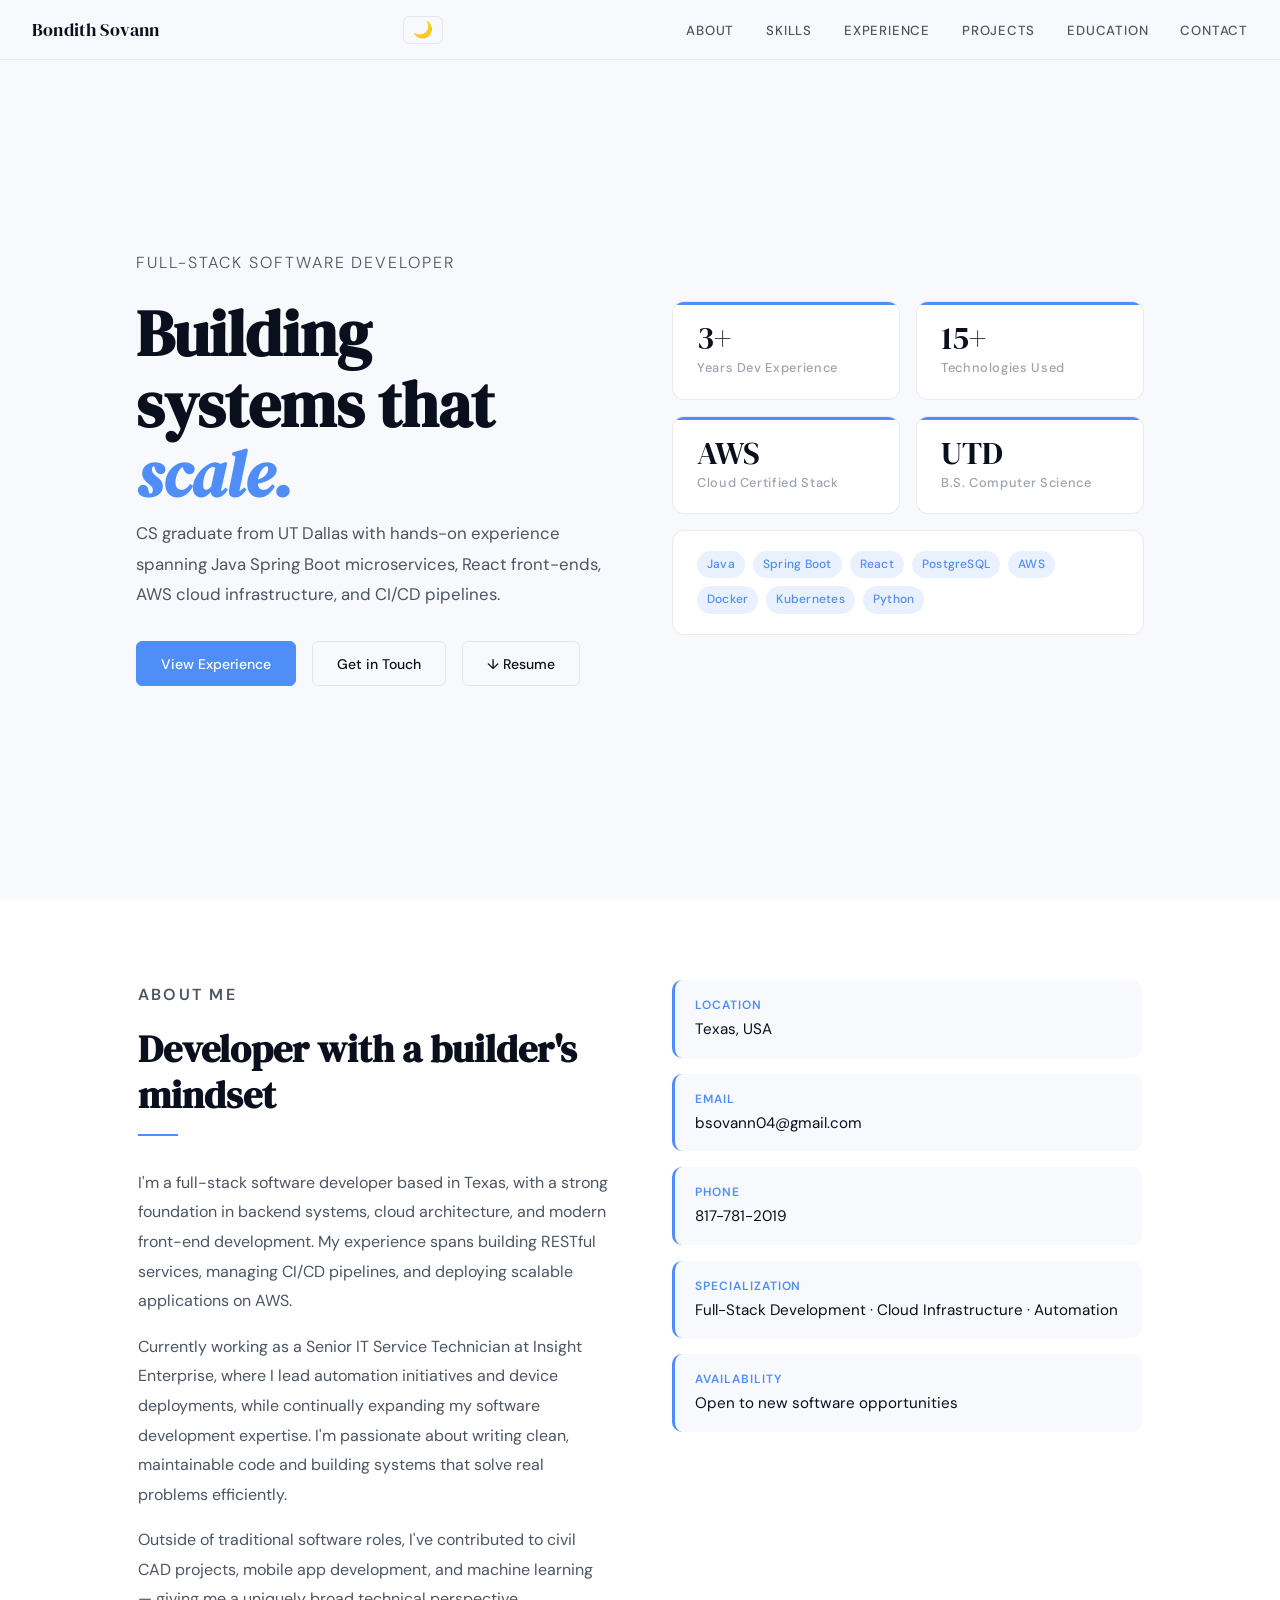
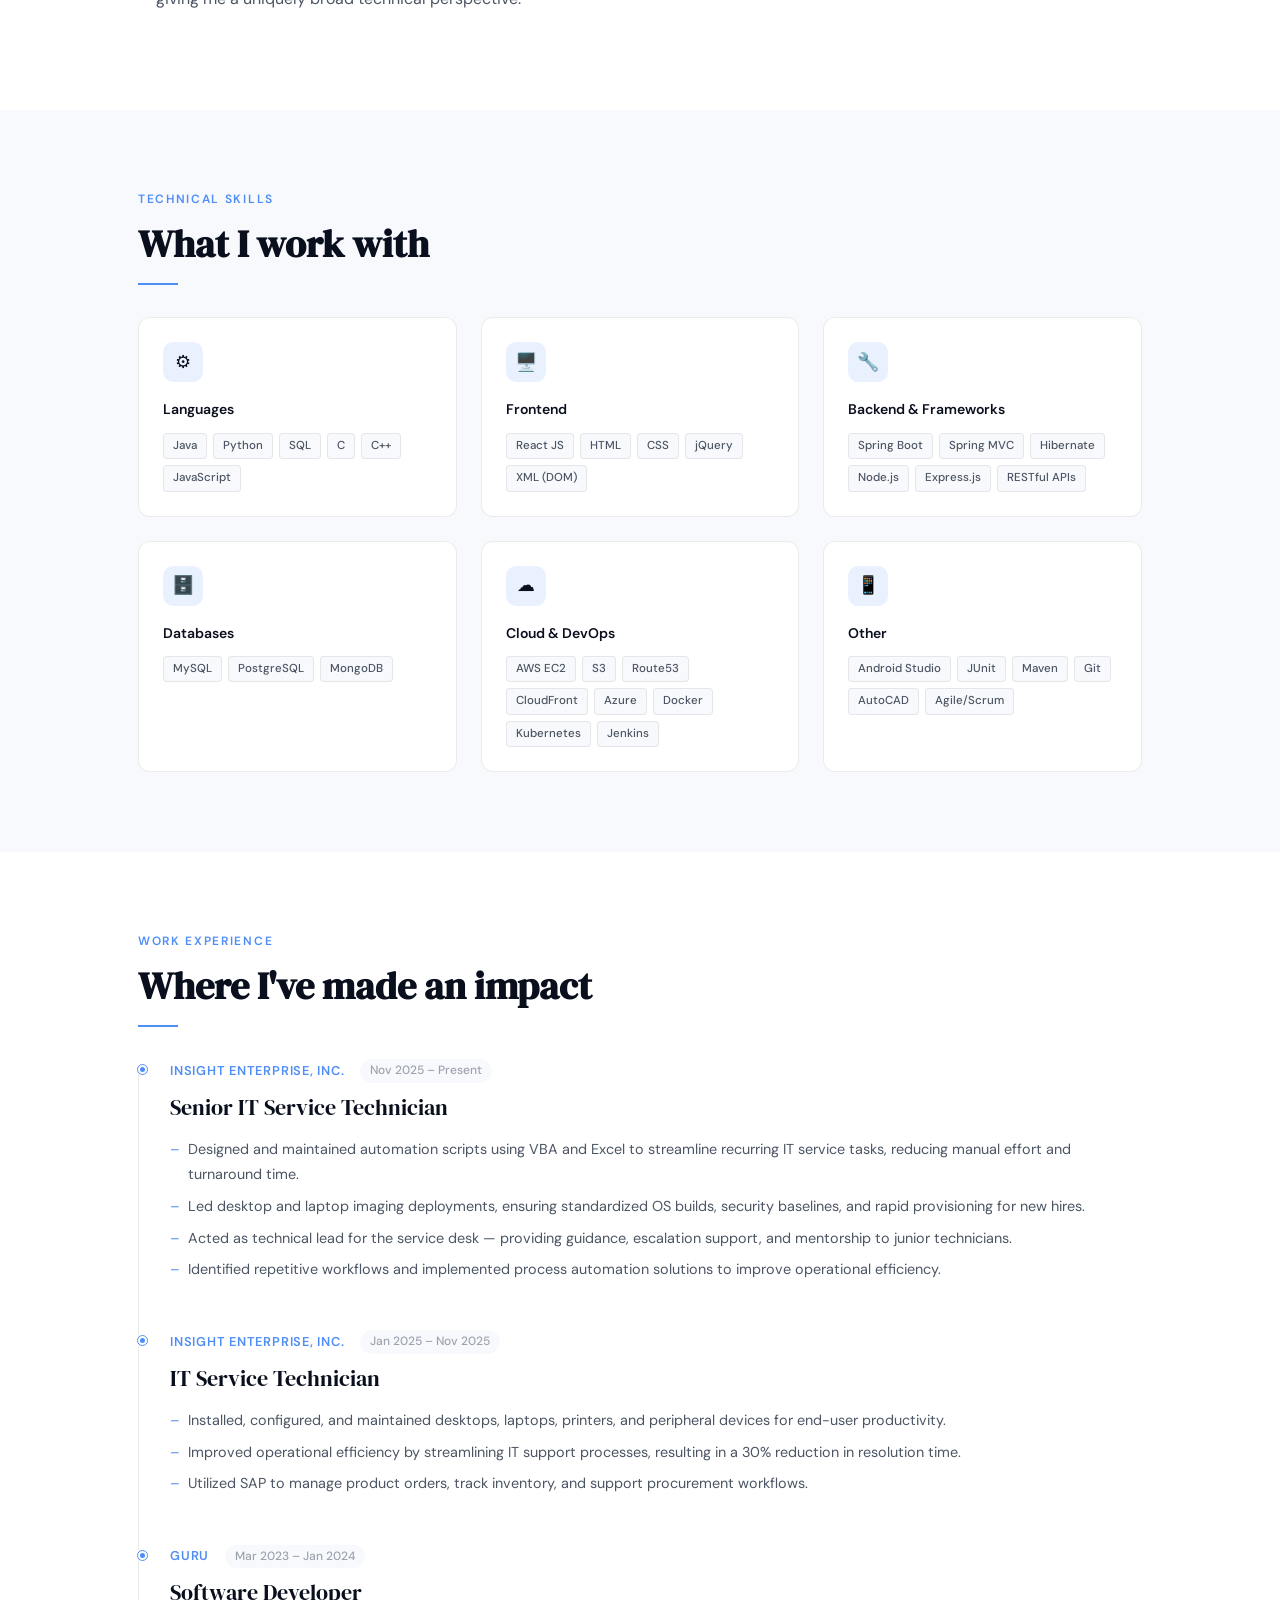
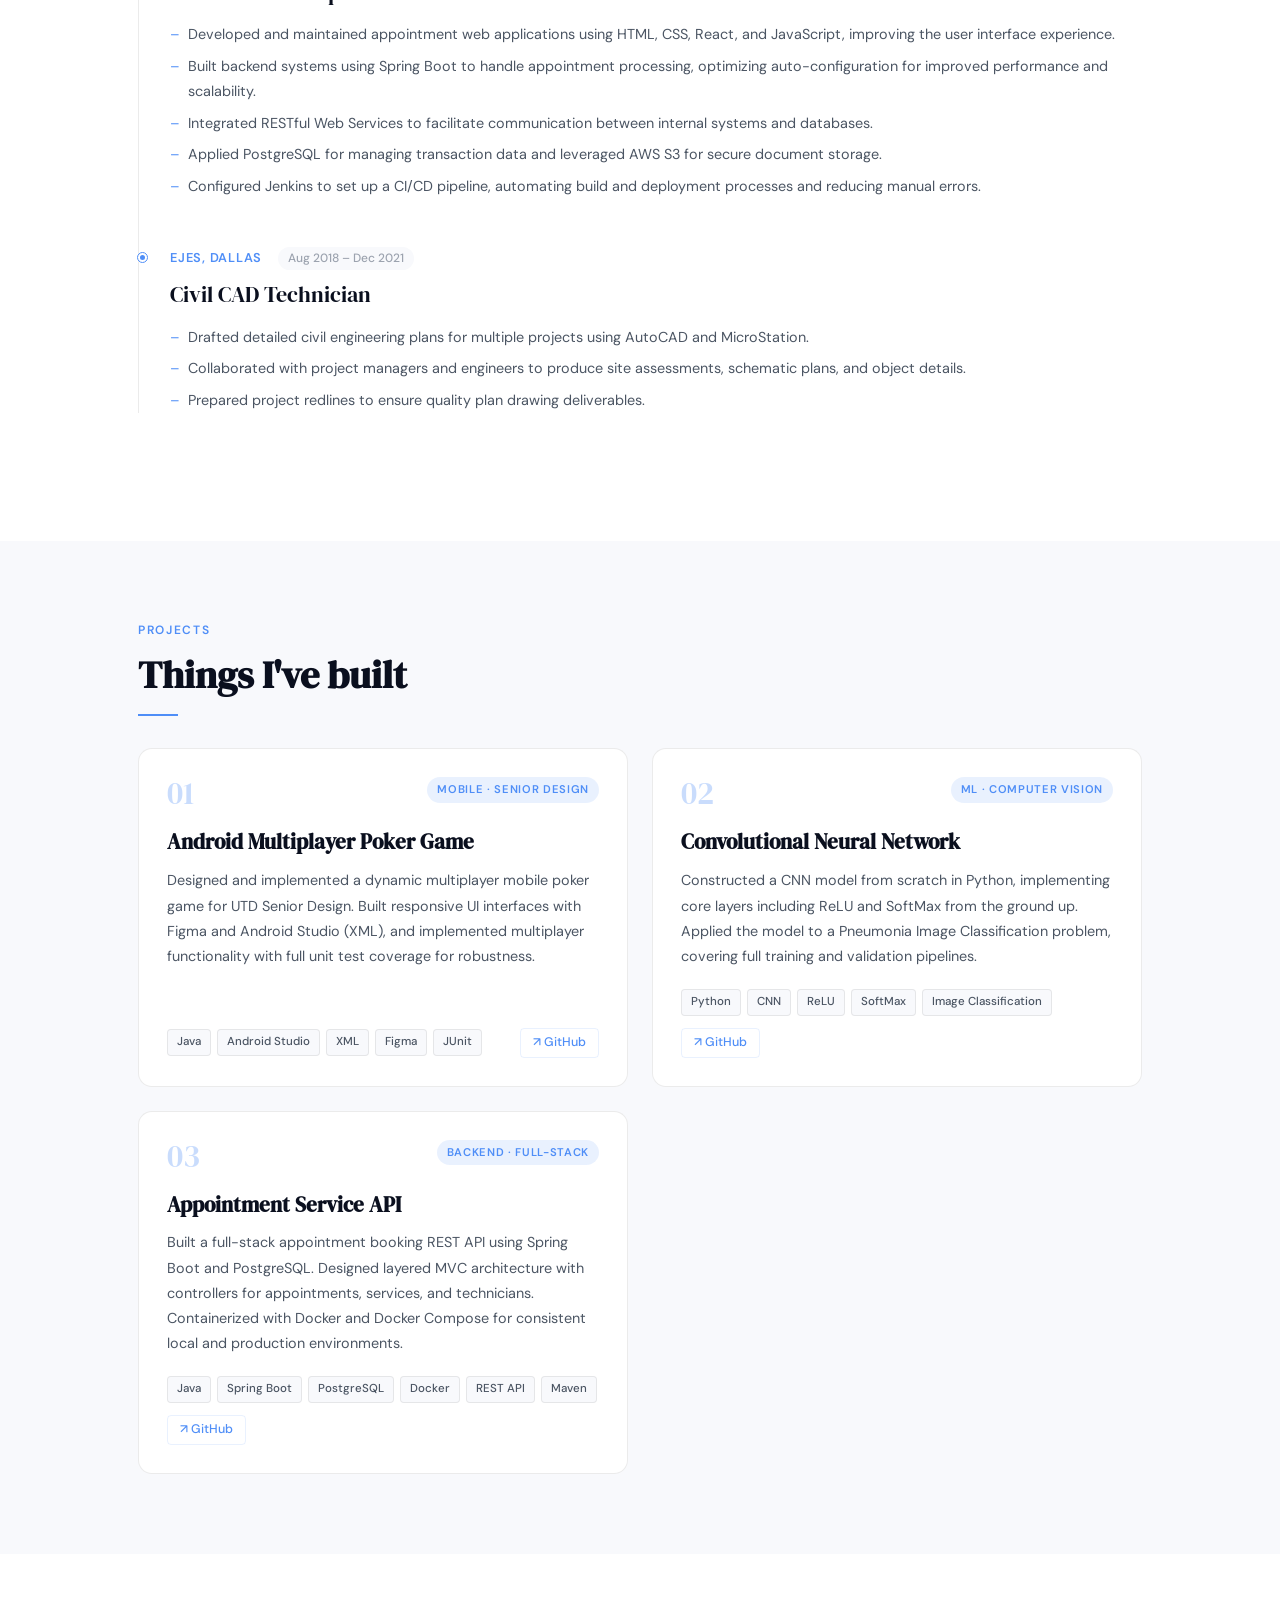
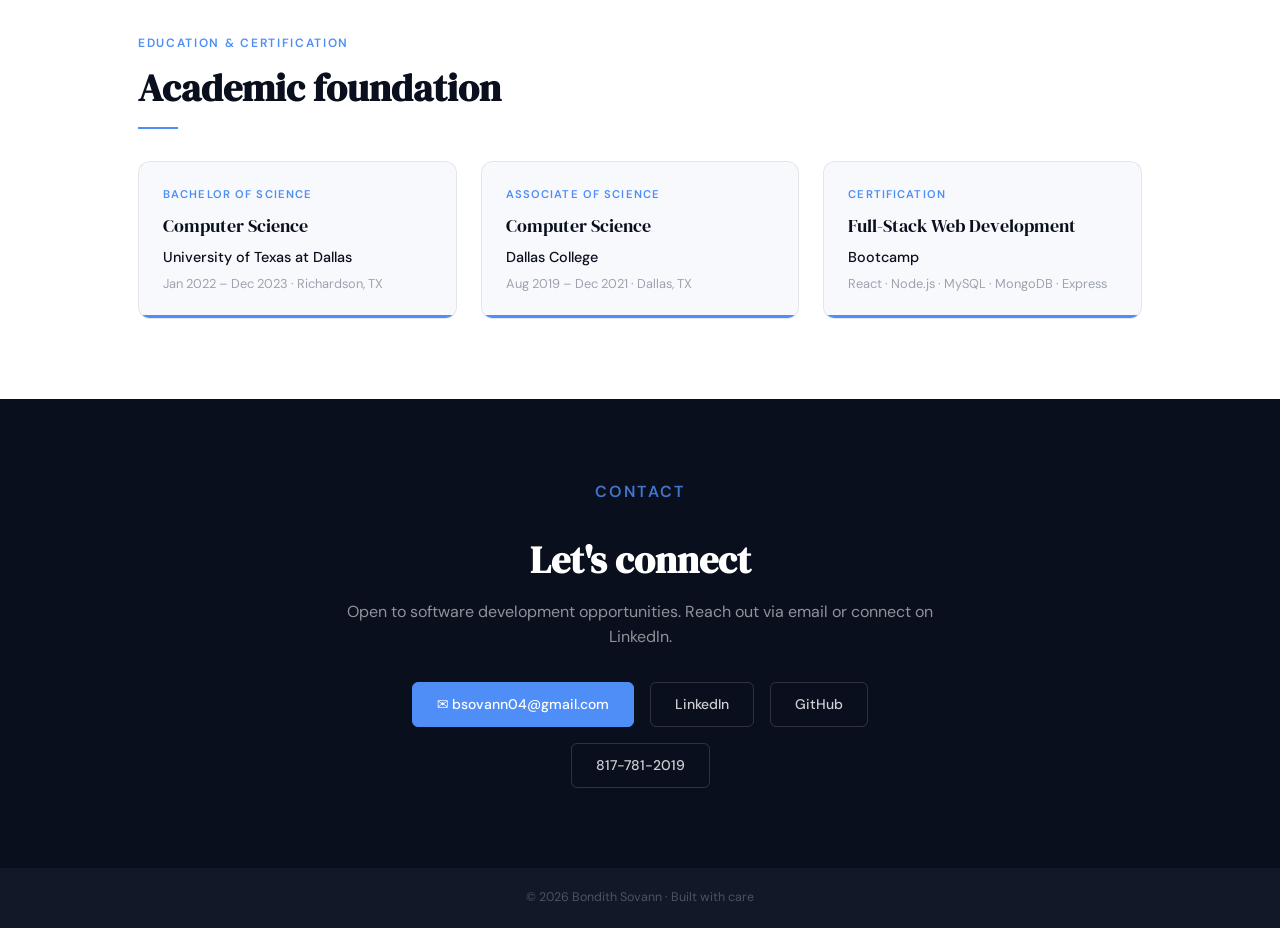
<file: porfolio-site/index.html>
<!DOCTYPE html>
<html lang="en">
<head>
<meta charset="UTF-8" />
<meta name="viewport" content="width=device-width, initial-scale=1.0" />
<title>Bondith Sovann — Software Developer</title>
<meta name="description" content="Full-stack software developer with expertise in Java Spring Boot, React, AWS, and CI/CD. CS graduate from UT Dallas seeking software engineering opportunities." />
<meta name="author" content="Bondith Sovann" />
<meta property="og:title" content="Bondith Sovann — Software Developer" />
<meta property="og:description" content="Full-stack software developer specializing in Java Spring Boot, React, AWS, and cloud infrastructure." />
<meta property="og:type" content="website" />
<link href="https://fonts.googleapis.com/css2?family=DM+Serif+Display:ital@0;1&family=DM+Sans:wght@300;400;500;600&display=swap" rel="stylesheet" />
<link rel="stylesheet" href="styles.css" />
</head>
<body>

<a href="#hero" class="skip-link">Skip to content</a>

<!-- NAV -->
<nav role="navigation" aria-label="Main navigation">
  <a href="#hero" class="nav-logo">Bondith Sovann</a>
  <button class="theme-toggle" id="theme-toggle" aria-label="Toggle dark mode">🌙</button>
  <button class="nav-toggle" aria-label="Toggle navigation menu" aria-expanded="false">
    <span></span>
    <span></span>
    <span></span>
  </button>
  <ul class="nav-links">
    <li><a href="#about">About</a></li>
    <li><a href="#skills">Skills</a></li>
    <li><a href="#experience">Experience</a></li>
    <li><a href="#projects">Projects</a></li>
    <li><a href="#education">Education</a></li>
    <li><a href="#contact">Contact</a></li>
  </ul>
</nav>

<!-- HERO -->
<section id="hero">
  <div class="hero-text">
    <p class="hero-subtitle">Full-Stack Software Developer</p>
    <h1>Building systems that <em>scale.</em></h1>
    <p class="hero-desc">
      CS graduate from UT Dallas with hands-on experience spanning Java Spring Boot microservices, React front-ends, AWS cloud infrastructure, and CI/CD pipelines.
    </p>
    <div class="hero-cta">
      <a href="#experience" class="btn btn-primary">View Experience</a>
      <a href="#contact" class="btn btn-ghost">Get in Touch</a>
      <a href="resume.pdf" download class="btn btn-ghost">↓ Resume</a>
    </div>
  </div>
  <div class="hero-visual">
    <div class="stat-row">
      <div class="stat-card">
        <div class="stat-number">3+</div>
        <div class="stat-label">Years Dev Experience</div>
      </div>
      <div class="stat-card">
        <div class="stat-number">15+</div>
        <div class="stat-label">Technologies Used</div>
      </div>
    </div>
    <div class="stat-row">
      <div class="stat-card">
        <div class="stat-number">AWS</div>
        <div class="stat-label">Cloud Certified Stack</div>
      </div>
      <div class="stat-card">
        <div class="stat-number">UTD</div>
        <div class="stat-label">B.S. Computer Science</div>
      </div>
    </div>
    <div class="tag-cloud">
      <span class="tag">Java</span>
      <span class="tag">Spring Boot</span>
      <span class="tag">React</span>
      <span class="tag">PostgreSQL</span>
      <span class="tag">AWS</span>
      <span class="tag">Docker</span>
      <span class="tag">Kubernetes</span>
      <span class="tag">Python</span>
    </div>
  </div>
</section>

<!-- ABOUT -->
<section id="about">
  <div class="container fade-section">
    <div class="about-grid">
      <div class="about-text">
        <p class="section-label">About Me</p>
        <h2 class="section-title">Developer with a builder's mindset</h2>
        <div class="divider"></div>
        <p>
          I'm a full-stack software developer based in Texas, with a strong foundation in backend systems, cloud architecture, and modern front-end development. My experience spans building RESTful services, managing CI/CD pipelines, and deploying scalable applications on AWS.
        </p>
        <p>
          Currently working as a Senior IT Service Technician at Insight Enterprise, where I lead automation initiatives and device deployments, while continually expanding my software development expertise. I'm passionate about writing clean, maintainable code and building systems that solve real problems efficiently.
        </p>
        <p>
          Outside of traditional software roles, I've contributed to civil CAD projects, mobile app development, and machine learning — giving me a uniquely broad technical perspective.
        </p>
      </div>
      <div class="about-aside">
        <div class="info-row">
          <div>
            <div class="info-label">Location</div>
            <div class="info-value">Texas, USA</div>
          </div>
        </div>
        <div class="info-row">
          <div>
            <div class="info-label">Email</div>
            <div class="info-value">bsovann04@gmail.com</div>
          </div>
        </div>
        <div class="info-row">
          <div>
            <div class="info-label">Phone</div>
            <div class="info-value">817-781-2019</div>
          </div>
        </div>
        <div class="info-row">
          <div>
            <div class="info-label">Specialization</div>
            <div class="info-value">Full-Stack Development · Cloud Infrastructure · Automation</div>
          </div>
        </div>
        <div class="info-row">
          <div>
            <div class="info-label">Availability</div>
            <div class="info-value">Open to new software opportunities</div>
          </div>
        </div>
      </div>
    </div>
  </div>
</section>

<!-- SKILLS -->
<section id="skills">
  <div class="container fade-section">
    <p class="section-label">Technical Skills</p>
    <h2 class="section-title">What I work with</h2>
    <div class="divider"></div>
    <div class="skills-grid">
      <div class="skill-card">
        <div class="skill-icon">⚙️</div>
        <h3>Languages</h3>
        <div class="skill-tags">
          <span class="skill-tag">Java</span>
          <span class="skill-tag">Python</span>
          <span class="skill-tag">SQL</span>
          <span class="skill-tag">C</span>
          <span class="skill-tag">C++</span>
          <span class="skill-tag">JavaScript</span>
        </div>
      </div>
      <div class="skill-card">
        <div class="skill-icon">🖥️</div>
        <h3>Frontend</h3>
        <div class="skill-tags">
          <span class="skill-tag">React JS</span>
          <span class="skill-tag">HTML</span>
          <span class="skill-tag">CSS</span>
          <span class="skill-tag">jQuery</span>
          <span class="skill-tag">XML (DOM)</span>
        </div>
      </div>
      <div class="skill-card">
        <div class="skill-icon">🔧</div>
        <h3>Backend & Frameworks</h3>
        <div class="skill-tags">
          <span class="skill-tag">Spring Boot</span>
          <span class="skill-tag">Spring MVC</span>
          <span class="skill-tag">Hibernate</span>
          <span class="skill-tag">Node.js</span>
          <span class="skill-tag">Express.js</span>
          <span class="skill-tag">RESTful APIs</span>
        </div>
      </div>
      <div class="skill-card">
        <div class="skill-icon">🗄️</div>
        <h3>Databases</h3>
        <div class="skill-tags">
          <span class="skill-tag">MySQL</span>
          <span class="skill-tag">PostgreSQL</span>
          <span class="skill-tag">MongoDB</span>
        </div>
      </div>
      <div class="skill-card">
        <div class="skill-icon">☁️</div>
        <h3>Cloud & DevOps</h3>
        <div class="skill-tags">
          <span class="skill-tag">AWS EC2</span>
          <span class="skill-tag">S3</span>
          <span class="skill-tag">Route53</span>
          <span class="skill-tag">CloudFront</span>
          <span class="skill-tag">Azure</span>
          <span class="skill-tag">Docker</span>
          <span class="skill-tag">Kubernetes</span>
          <span class="skill-tag">Jenkins</span>
        </div>
      </div>
      <div class="skill-card">
        <div class="skill-icon">📱</div>
        <h3>Other</h3>
        <div class="skill-tags">
          <span class="skill-tag">Android Studio</span>
          <span class="skill-tag">JUnit</span>
          <span class="skill-tag">Maven</span>
          <span class="skill-tag">Git</span>
          <span class="skill-tag">AutoCAD</span>
          <span class="skill-tag">Agile/Scrum</span>
        </div>
      </div>
    </div>
  </div>
</section>

<!-- EXPERIENCE -->
<section id="experience">
  <div class="container fade-section">
    <p class="section-label">Work Experience</p>
    <h2 class="section-title">Where I've made an impact</h2>
    <div class="divider"></div>
    <div class="timeline">

      <div class="timeline-item">
        <div class="timeline-meta">
          <span class="timeline-company">Insight Enterprise, Inc.</span>
          <span class="timeline-date">Nov 2025 – Present</span>
        </div>
        <div class="timeline-role">Senior IT Service Technician</div>
        <ul class="timeline-bullets">
          <li>Designed and maintained automation scripts using VBA and Excel to streamline recurring IT service tasks, reducing manual effort and turnaround time.</li>
          <li>Led desktop and laptop imaging deployments, ensuring standardized OS builds, security baselines, and rapid provisioning for new hires.</li>
          <li>Acted as technical lead for the service desk — providing guidance, escalation support, and mentorship to junior technicians.</li>
          <li>Identified repetitive workflows and implemented process automation solutions to improve operational efficiency.</li>
        </ul>
      </div>

      <div class="timeline-item">
        <div class="timeline-meta">
          <span class="timeline-company">Insight Enterprise, Inc.</span>
          <span class="timeline-date">Jan 2025 – Nov 2025</span>
        </div>
        <div class="timeline-role">IT Service Technician</div>
        <ul class="timeline-bullets">
          <li>Installed, configured, and maintained desktops, laptops, printers, and peripheral devices for end-user productivity.</li>
          <li>Improved operational efficiency by streamlining IT support processes, resulting in a 30% reduction in resolution time.</li>
          <li>Utilized SAP to manage product orders, track inventory, and support procurement workflows.</li>
        </ul>
      </div>

      <div class="timeline-item">
        <div class="timeline-meta">
          <span class="timeline-company">Guru</span>
          <span class="timeline-date">Mar 2023 – Jan 2024</span>
        </div>
        <div class="timeline-role">Software Developer</div>
        <ul class="timeline-bullets">
          <li>Developed and maintained appointment web applications using HTML, CSS, React, and JavaScript, improving the user interface experience.</li>
          <li>Built backend systems using Spring Boot to handle appointment processing, optimizing auto-configuration for improved performance and scalability.</li>
          <li>Integrated RESTful Web Services to facilitate communication between internal systems and databases.</li>
          <li>Applied PostgreSQL for managing transaction data and leveraged AWS S3 for secure document storage.</li>
          <li>Configured Jenkins to set up a CI/CD pipeline, automating build and deployment processes and reducing manual errors.</li>
        </ul>
      </div>

      <div class="timeline-item">
        <div class="timeline-meta">
          <span class="timeline-company">EJES, Dallas</span>
          <span class="timeline-date">Aug 2018 – Dec 2021</span>
        </div>
        <div class="timeline-role">Civil CAD Technician</div>
        <ul class="timeline-bullets">
          <li>Drafted detailed civil engineering plans for multiple projects using AutoCAD and MicroStation.</li>
          <li>Collaborated with project managers and engineers to produce site assessments, schematic plans, and object details.</li>
          <li>Prepared project redlines to ensure quality plan drawing deliverables.</li>
        </ul>
      </div>

    </div>
  </div>
</section>

<!-- PROJECTS -->
<section id="projects">
  <div class="container fade-section">
    <p class="section-label">Projects</p>
    <h2 class="section-title">Things I've built</h2>
    <div class="divider"></div>
    <div class="projects-grid">
      <div class="project-card">
        <div class="project-header">
          <span class="project-num">01</span>
          <span class="project-tag">Mobile · Senior Design</span>
        </div>
        <h3>Android Multiplayer Poker Game</h3>
        <p>
          Designed and implemented a dynamic multiplayer mobile poker game for UTD Senior Design. Built responsive UI interfaces with Figma and Android Studio (XML), and implemented multiplayer functionality with full unit test coverage for robustness.
        </p>
        <div class="project-footer">
          <div class="project-tech">
            <span class="tech-pill">Java</span>
            <span class="tech-pill">Android Studio</span>
            <span class="tech-pill">XML</span>
            <span class="tech-pill">Figma</span>
            <span class="tech-pill">JUnit</span>
          </div>
          <a href="https://github.com/bsovann04" target="_blank" rel="noopener noreferrer" class="project-link">↗ GitHub</a>
        </div>
      </div>
      <div class="project-card">
        <div class="project-header">
          <span class="project-num">02</span>
          <span class="project-tag">ML · Computer Vision</span>
        </div>
        <h3>Convolutional Neural Network</h3>
        <p>
          Constructed a CNN model from scratch in Python, implementing core layers including ReLU and SoftMax from the ground up. Applied the model to a Pneumonia Image Classification problem, covering full training and validation pipelines.
        </p>
        <div class="project-footer">
          <div class="project-tech">
            <span class="tech-pill">Python</span>
            <span class="tech-pill">CNN</span>
            <span class="tech-pill">ReLU</span>
            <span class="tech-pill">SoftMax</span>
            <span class="tech-pill">Image Classification</span>
          </div>
          <a href="https://github.com/bsovann04" target="_blank" rel="noopener noreferrer" class="project-link">↗ GitHub</a>
        </div>
      </div>
      <div class="project-card">
        <div class="project-header">
          <span class="project-num">03</span>
          <span class="project-tag">Backend · Full-Stack</span>
        </div>
        <h3>Appointment Service API</h3>
        <p>
          Built a full-stack appointment booking REST API using Spring Boot and PostgreSQL. Designed layered MVC architecture with controllers for appointments, services, and technicians. Containerized with Docker and Docker Compose for consistent local and production environments.
        </p>
        <div class="project-footer">
          <div class="project-tech">
            <span class="tech-pill">Java</span>
            <span class="tech-pill">Spring Boot</span>
            <span class="tech-pill">PostgreSQL</span>
            <span class="tech-pill">Docker</span>
            <span class="tech-pill">REST API</span>
            <span class="tech-pill">Maven</span>
          </div>
          <a href="https://github.com/bsovann04" target="_blank" rel="noopener noreferrer" class="project-link">↗ GitHub</a>
        </div>
      </div>
    </div>
  </div>
</section>

<!-- EDUCATION -->
<section id="education">
  <div class="container fade-section">
    <p class="section-label">Education & Certification</p>
    <h2 class="section-title">Academic foundation</h2>
    <div class="divider"></div>
    <div class="edu-grid">
      <div class="edu-card">
        <div class="edu-type">Bachelor of Science</div>
        <div class="edu-degree">Computer Science</div>
        <div class="edu-school">University of Texas at Dallas</div>
        <div class="edu-period">Jan 2022 – Dec 2023 · Richardson, TX</div>
      </div>
      <div class="edu-card">
        <div class="edu-type">Associate of Science</div>
        <div class="edu-degree">Computer Science</div>
        <div class="edu-school">Dallas College</div>
        <div class="edu-period">Aug 2019 – Dec 2021 · Dallas, TX</div>
      </div>
      <div class="edu-card">
        <div class="edu-type">Certification</div>
        <div class="edu-degree">Full-Stack Web Development</div>
        <div class="edu-school">Bootcamp</div>
        <div class="edu-period">React · Node.js · MySQL · MongoDB · Express</div>
      </div>
    </div>
  </div>
</section>

<!-- CONTACT -->
<section id="contact">
  <div class="container">
    <p class="section-label">Contact</p>
    <h2 class="section-title">Let's connect</h2>
    <p>Open to software development opportunities. Reach out via email or connect on LinkedIn.</p>
    <div class="contact-links">
      <a href="mailto:bsovann04@gmail.com" class="contact-link primary">✉ bsovann04@gmail.com</a>
      <a href="https://www.linkedin.com/in/bondith-sovann" target="_blank" rel="noopener noreferrer" class="contact-link">LinkedIn</a>
      <a href="https://github.com/bsovann04" target="_blank" rel="noopener noreferrer" class="contact-link">GitHub</a>
      <a href="tel:8177812019" class="contact-link">817-781-2019</a>
    </div>
  </div>
</section>

<footer>
  © 2026 Bondith Sovann · Built with care
</footer>

<script src="main.js"></script>

</body>
</html>
</file>
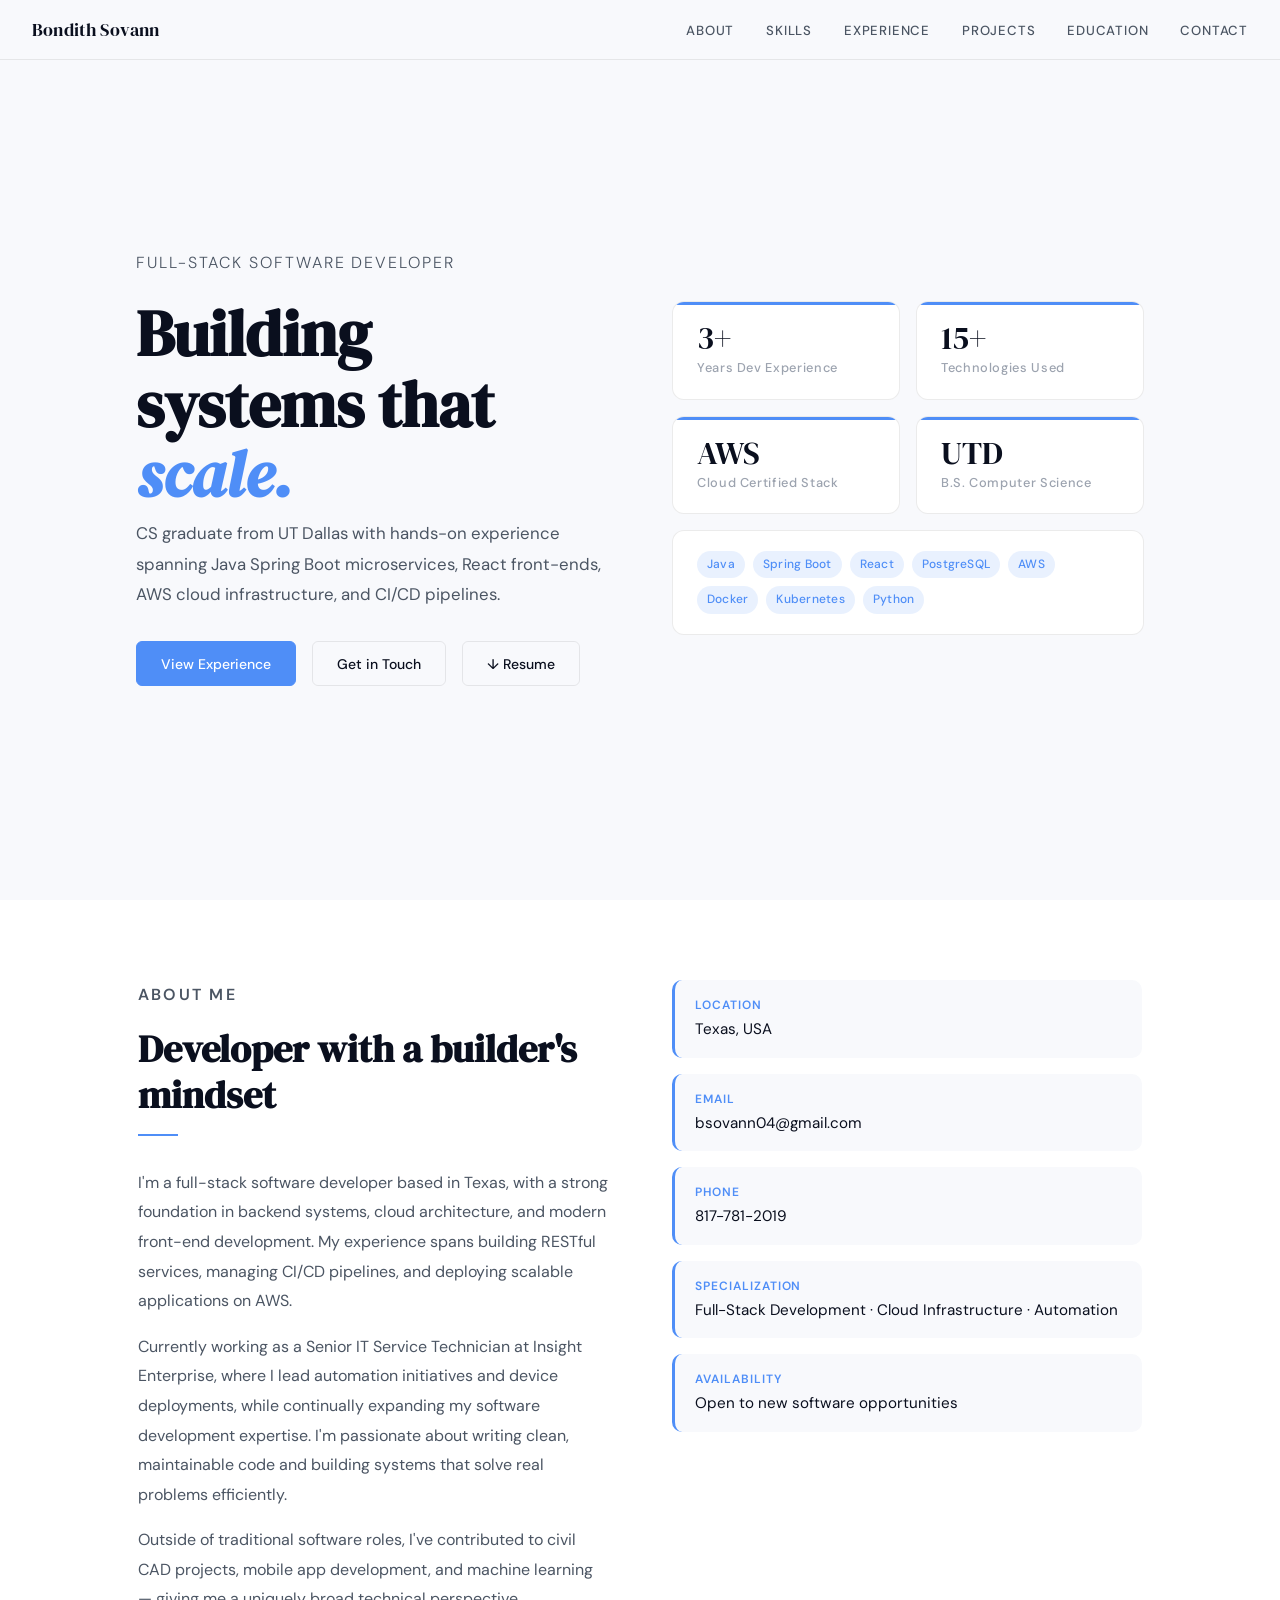
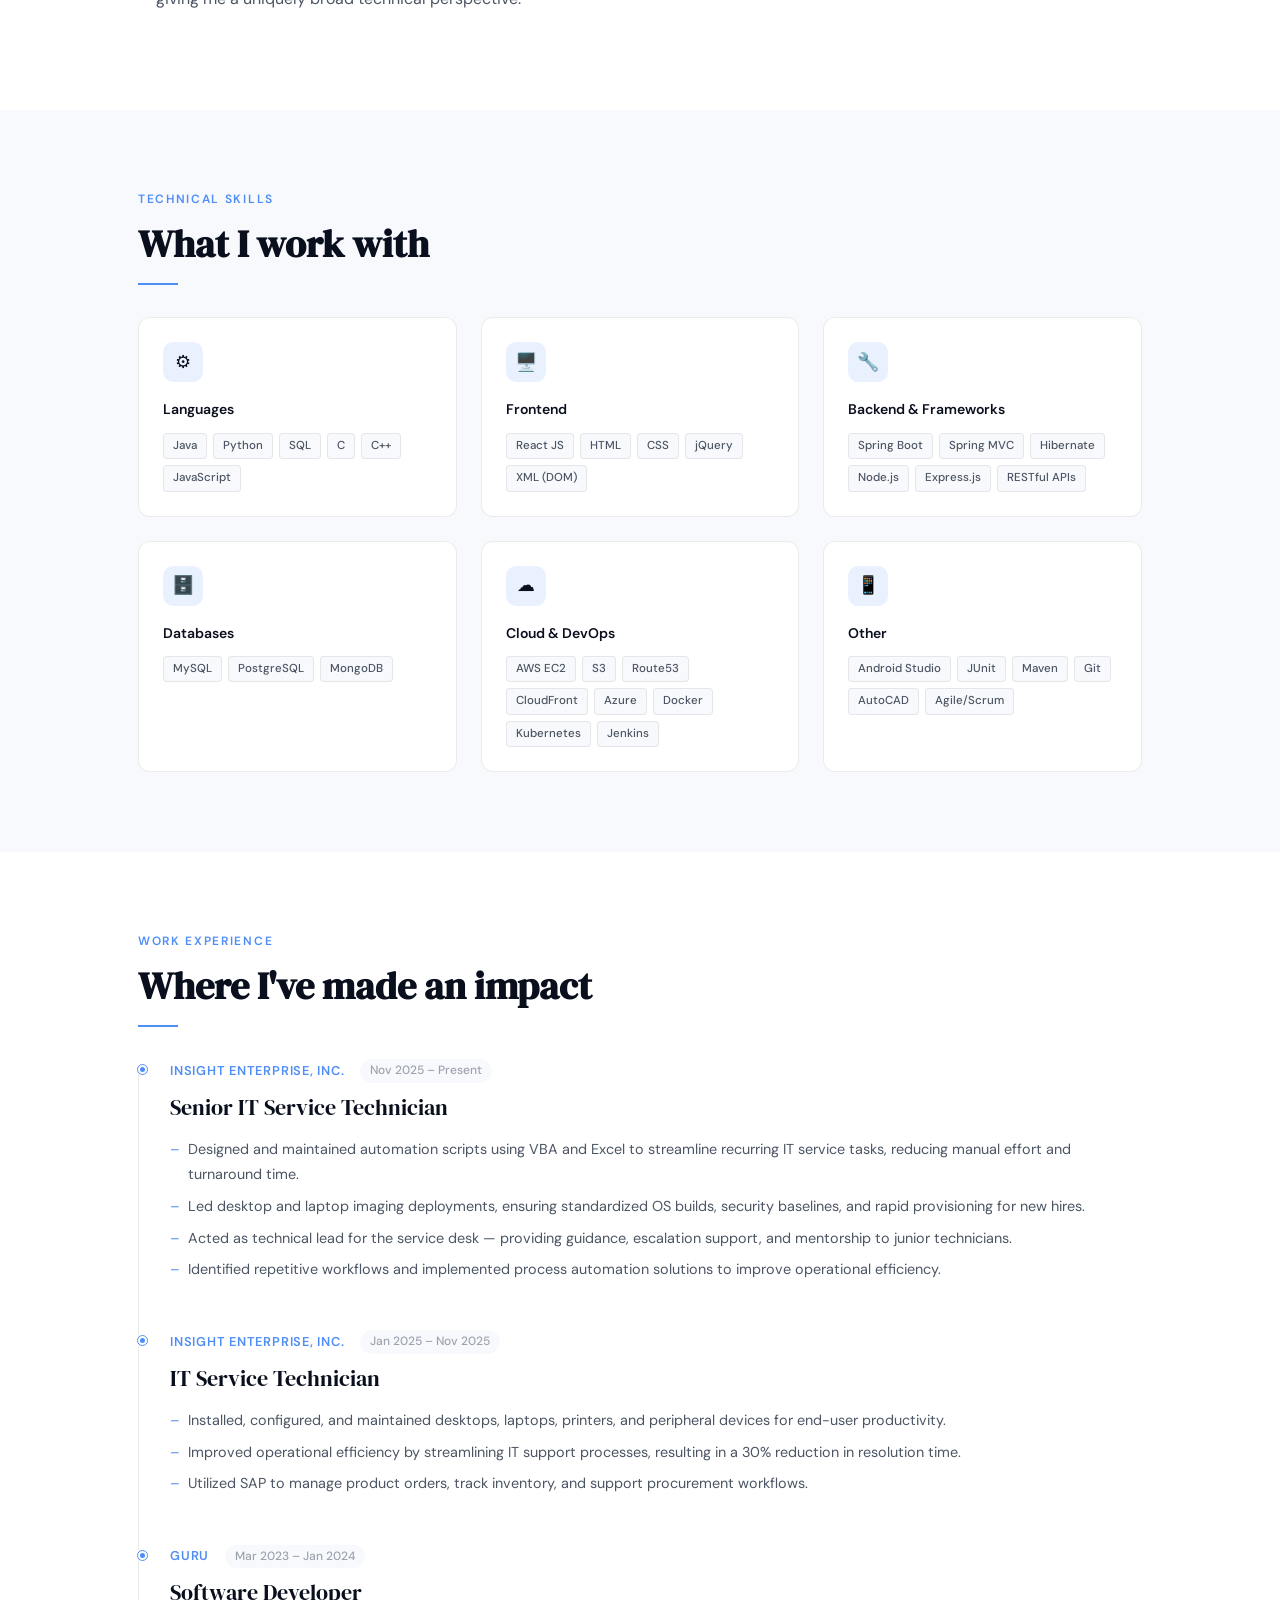
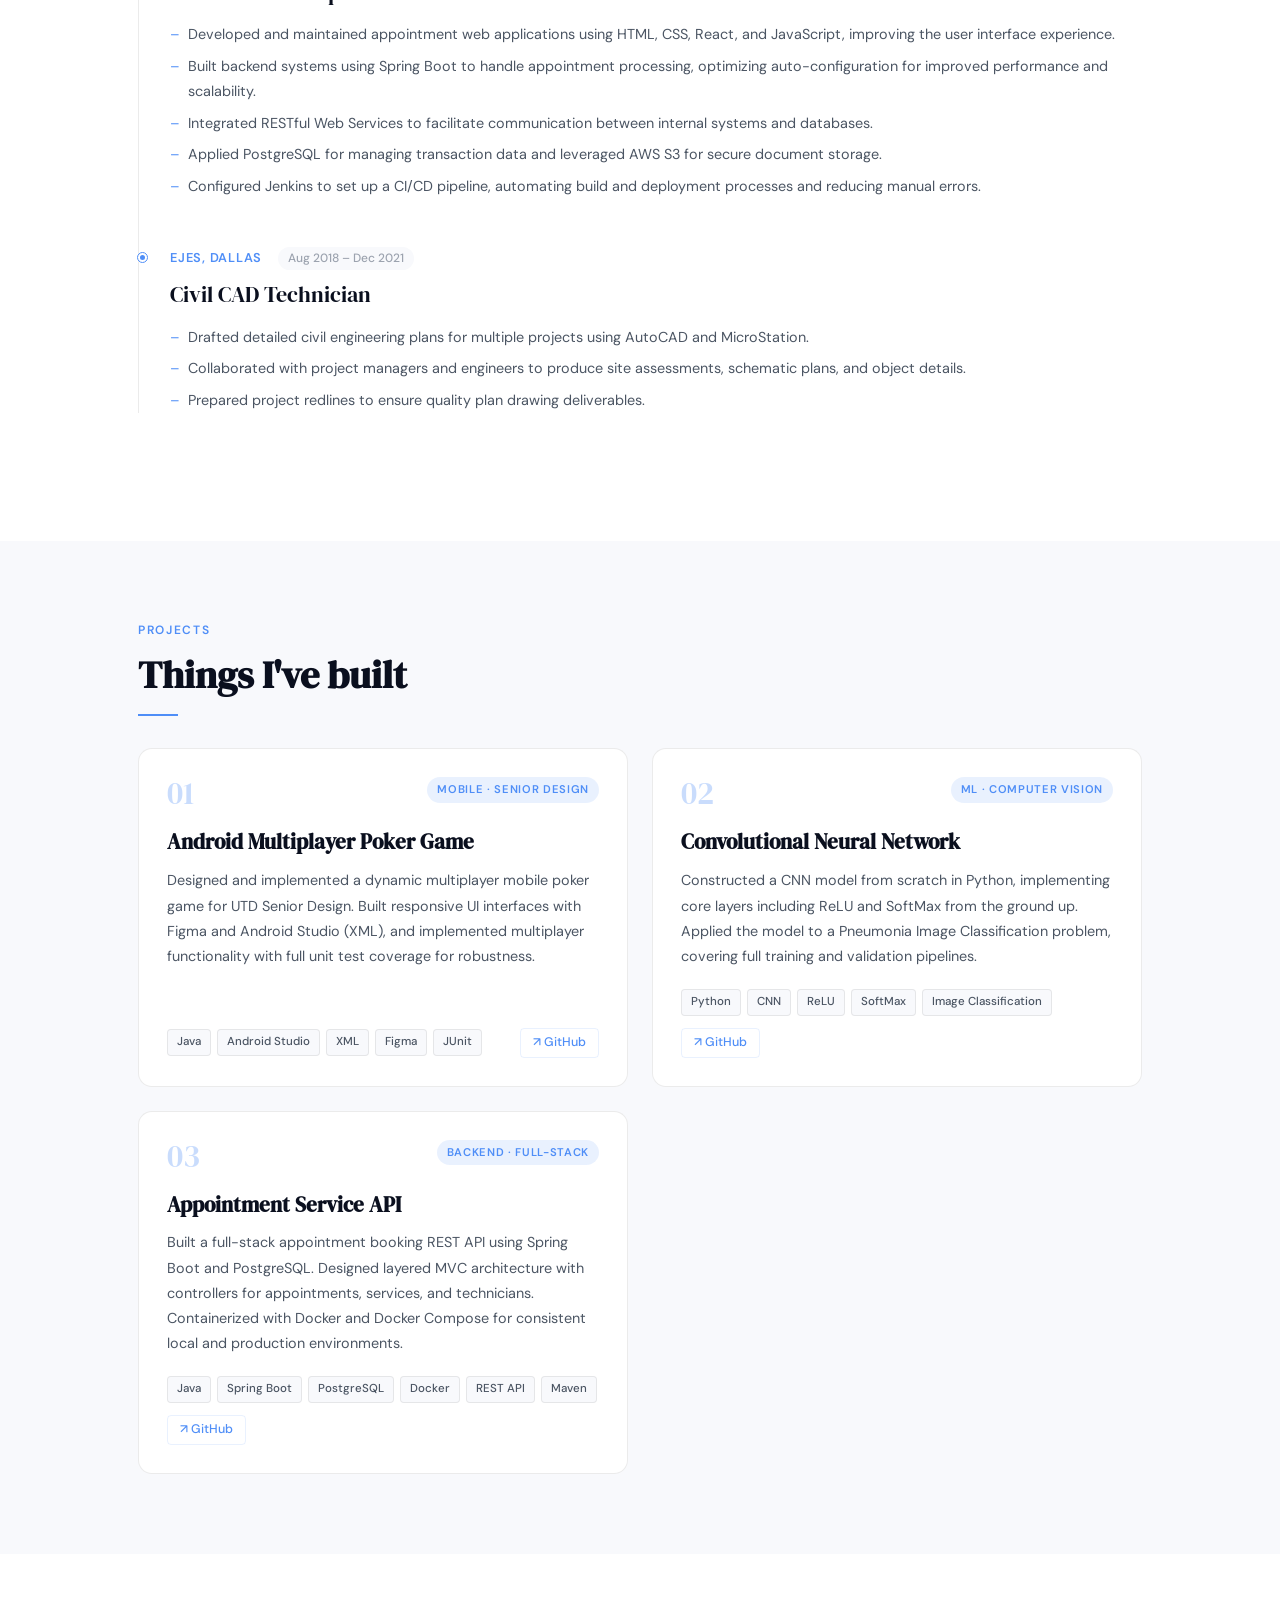
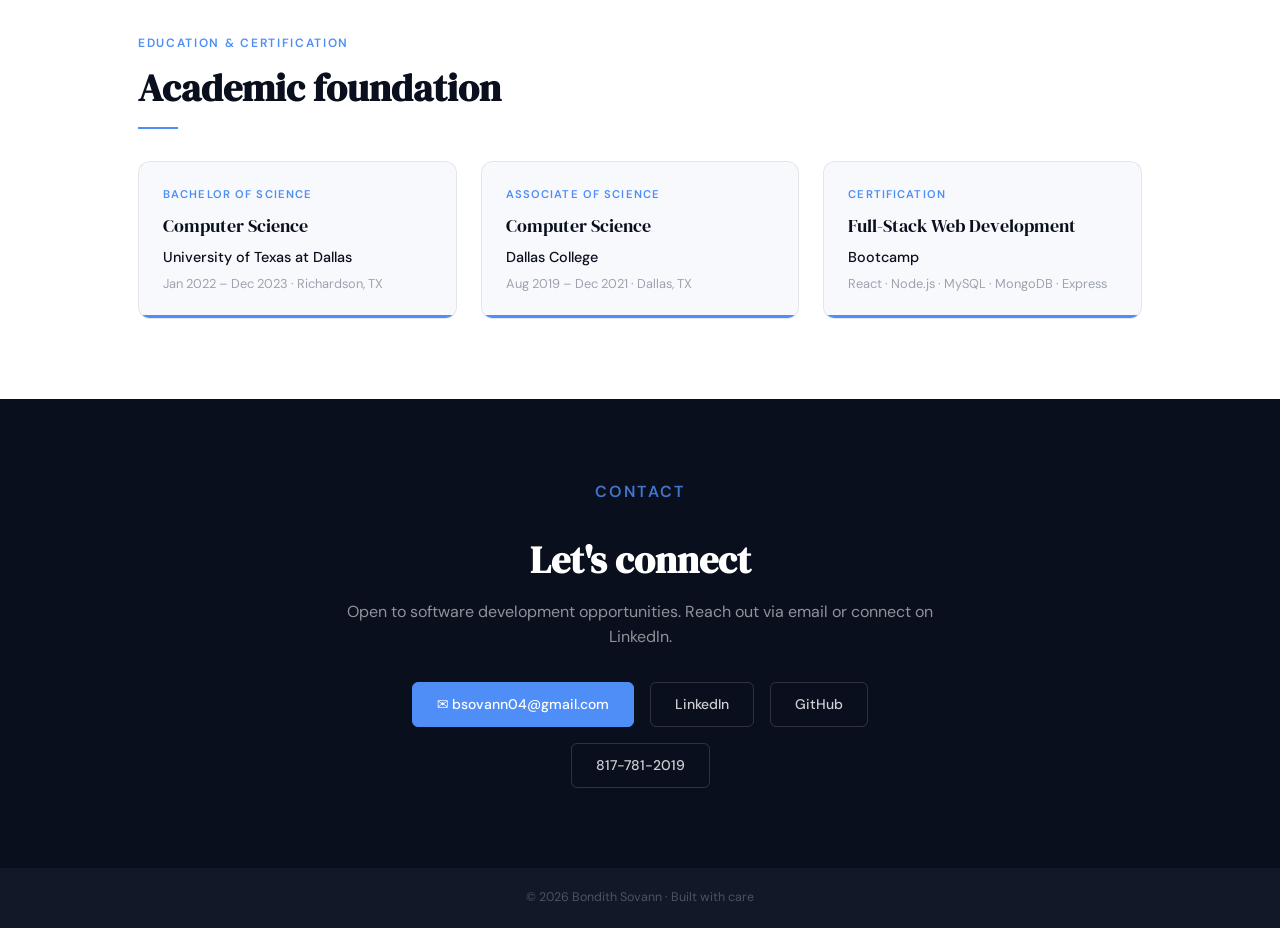
<file: porfolio-site/bondith_portfolio.html>
<!DOCTYPE html>
<html lang="en">
<head>
<meta charset="UTF-8" />
<meta name="viewport" content="width=device-width, initial-scale=1.0" />
<title>Bondith Sovann — Software Developer</title>
<meta name="description" content="Full-stack software developer with expertise in Java Spring Boot, React, AWS, and CI/CD. CS graduate from UT Dallas seeking software engineering opportunities." />
<meta name="author" content="Bondith Sovann" />
<meta property="og:title" content="Bondith Sovann — Software Developer" />
<meta property="og:description" content="Full-stack software developer specializing in Java Spring Boot, React, AWS, and cloud infrastructure." />
<meta property="og:type" content="website" />
<link href="https://fonts.googleapis.com/css2?family=DM+Serif+Display:ital@0;1&family=DM+Sans:wght@300;400;500;600&display=swap" rel="stylesheet" />
<style>
  *, *::before, *::after { box-sizing: border-box; margin: 0; padding: 0; }

  :root {
    --navy: #0a0f1e;
    --navy-mid: #111827;
    --accent: #4f8ef7;
    --accent-light: #e8f0fe;
    --accent-muted: rgba(79,142,247,0.12);
    --text-primary: #0a0f1e;
    --text-secondary: #4b5563;
    --text-muted: #9ca3af;
    --border: rgba(0,0,0,0.08);
    --surface: #ffffff;
    --bg: #f8f9fc;
    --serif: 'DM Serif Display', Georgia, serif;
    --sans: 'DM Sans', system-ui, sans-serif;
  }

  html { scroll-behavior: smooth; }

  body {
    font-family: var(--sans);
    background: var(--bg);
    color: var(--text-primary);
    line-height: 1.6;
    font-size: 16px;
    -webkit-font-smoothing: antialiased;
  }

  /* ── SKIP LINK ── */
  .skip-link {
    position: absolute;
    top: -100%;
    left: 1rem;
    z-index: 9999;
    padding: 0.5rem 1rem;
    background: var(--accent);
    color: #fff;
    border-radius: 0 0 6px 6px;
    font-size: 0.875rem;
    font-weight: 500;
    text-decoration: none;
    transition: top 0.2s;
  }
  .skip-link:focus { top: 0; }

  /* ── NAV ── */
  nav {
    position: fixed; top: 0; left: 0; right: 0; z-index: 100;
    background: rgba(248,249,252,0.9);
    backdrop-filter: blur(12px);
    border-bottom: 1px solid var(--border);
    padding: 0 2rem;
    height: 60px;
    display: flex; align-items: center; justify-content: space-between;
  }
  .nav-logo {
    font-family: var(--serif);
    font-size: 1.15rem;
    color: var(--text-primary);
    letter-spacing: 0.01em;
    text-decoration: none;
  }
  .nav-links { display: flex; gap: 2rem; list-style: none; }
  .nav-links a {
    font-size: 0.825rem;
    font-weight: 500;
    letter-spacing: 0.06em;
    text-transform: uppercase;
    color: var(--text-secondary);
    text-decoration: none;
    transition: color 0.2s;
  }
  .nav-links a:hover { color: var(--accent); }
  .nav-links a.active { color: var(--accent); }

  /* Hamburger button */
  .nav-toggle {
    display: none;
    background: none;
    border: 1.5px solid var(--border);
    border-radius: 6px;
    cursor: pointer;
    padding: 6px 10px;
    flex-direction: column;
    gap: 5px;
    align-items: center;
    justify-content: center;
  }
  .nav-toggle span {
    display: block;
    width: 20px;
    height: 2px;
    background: var(--text-primary);
    border-radius: 2px;
    transition: all 0.25s;
  }
  .nav-toggle.open span:nth-child(1) { transform: translateY(7px) rotate(45deg); }
  .nav-toggle.open span:nth-child(2) { opacity: 0; }
  .nav-toggle.open span:nth-child(3) { transform: translateY(-7px) rotate(-45deg); }

  /* ── HERO ── */
  #hero {
    min-height: 100vh;
    display: grid;
    grid-template-columns: 1fr 1fr;
    align-items: center;
    gap: 4rem;
    padding: 100px 6rem 4rem;
    max-width: 1200px;
    margin: 0 auto;
  }
  .hero-text h1 {
    font-family: var(--serif);
    font-size: clamp(2.8rem, 5vw, 4.2rem);
    line-height: 1.1;
    color: var(--text-primary);
    margin-bottom: 0.5rem;
  }
  .hero-text h1 em {
    font-style: italic;
    color: var(--accent);
  }
  .hero-subtitle {
    font-size: 1rem;
    font-weight: 300;
    color: var(--text-secondary);
    letter-spacing: 0.12em;
    text-transform: uppercase;
    margin-bottom: 1.5rem;
  }
  .hero-desc {
    font-size: 1.05rem;
    color: var(--text-secondary);
    line-height: 1.8;
    max-width: 480px;
    margin-bottom: 2rem;
  }
  .hero-cta {
    display: flex; gap: 1rem; flex-wrap: wrap;
  }
  .btn {
    display: inline-flex; align-items: center; gap: 8px;
    padding: 0.65rem 1.5rem;
    border-radius: 6px;
    font-family: var(--sans);
    font-size: 0.875rem;
    font-weight: 500;
    cursor: pointer;
    text-decoration: none;
    transition: all 0.2s;
  }
  .btn-primary {
    background: var(--accent);
    color: #fff;
    border: 1.5px solid var(--accent);
  }
  .btn-primary:hover { background: #3a7bf4; border-color: #3a7bf4; transform: translateY(-1px); }
  .btn-ghost {
    background: transparent;
    color: var(--text-primary);
    border: 1.5px solid var(--border);
  }
  .btn-ghost:hover { border-color: var(--accent); color: var(--accent); }

  .hero-visual {
    display: flex; flex-direction: column; gap: 1rem;
  }
  .stat-row { display: grid; grid-template-columns: 1fr 1fr; gap: 1rem; }
  .stat-card {
    background: var(--surface);
    border: 1px solid var(--border);
    border-radius: 12px;
    padding: 1.25rem 1.5rem;
    position: relative; overflow: hidden;
  }
  .stat-card::before {
    content: '';
    position: absolute; top: 0; left: 0; right: 0;
    height: 3px;
    background: var(--accent);
    border-radius: 12px 12px 0 0;
  }
  .stat-number {
    font-family: var(--serif);
    font-size: 2rem;
    color: var(--text-primary);
    line-height: 1;
    margin-bottom: 4px;
  }
  .stat-label { font-size: 0.8rem; color: var(--text-muted); font-weight: 500; letter-spacing: 0.05em; }
  .tag-cloud {
    background: var(--surface);
    border: 1px solid var(--border);
    border-radius: 12px;
    padding: 1.25rem 1.5rem;
    display: flex; flex-wrap: wrap; gap: 8px;
  }
  .tag {
    font-size: 0.75rem; font-weight: 500;
    padding: 4px 10px;
    border-radius: 20px;
    background: var(--accent-muted);
    color: var(--accent);
    letter-spacing: 0.02em;
  }

  /* ── SECTIONS ── */
  section { padding: 5rem 0; }
  .container { max-width: 1100px; margin: 0 auto; padding: 0 3rem; }
  .section-label {
    font-size: 0.75rem;
    font-weight: 600;
    letter-spacing: 0.14em;
    text-transform: uppercase;
    color: var(--accent);
    margin-bottom: 0.75rem;
  }
  .section-title {
    font-family: var(--serif);
    font-size: clamp(1.8rem, 3vw, 2.4rem);
    line-height: 1.2;
    color: var(--text-primary);
    margin-bottom: 1rem;
  }
  .section-intro {
    font-size: 1rem;
    color: var(--text-secondary);
    max-width: 540px;
    line-height: 1.8;
    margin-bottom: 3rem;
  }
  .divider { width: 40px; height: 2px; background: var(--accent); margin: 1rem 0 2rem; }

  /* ── ABOUT ── */
  #about { background: var(--surface); }
  .about-grid {
    display: grid; grid-template-columns: 1fr 1fr; gap: 4rem; align-items: start;
  }
  .about-text p {
    font-size: 1rem; color: var(--text-secondary); line-height: 1.85;
    margin-bottom: 1rem;
  }
  .about-aside { display: flex; flex-direction: column; gap: 1rem; }
  .info-row {
    display: flex; align-items: flex-start; gap: 12px;
    padding: 1rem 1.25rem;
    background: var(--bg);
    border-radius: 10px;
    border-left: 3px solid var(--accent);
  }
  .info-label { font-size: 0.75rem; font-weight: 600; color: var(--accent); letter-spacing: 0.08em; text-transform: uppercase; margin-bottom: 2px; }
  .info-value { font-size: 0.95rem; color: var(--text-primary); }

  /* ── SKILLS ── */
  #skills { background: var(--bg); }
  .skills-grid { display: grid; grid-template-columns: repeat(3, 1fr); gap: 1.5rem; }
  .skill-card {
    background: var(--surface);
    border: 1px solid var(--border);
    border-radius: 12px;
    padding: 1.5rem;
    transition: border-color 0.2s, transform 0.2s;
  }
  .skill-card:hover { border-color: var(--accent); transform: translateY(-3px); }
  .skill-icon {
    width: 40px; height: 40px;
    border-radius: 10px;
    background: var(--accent-muted);
    display: flex; align-items: center; justify-content: center;
    margin-bottom: 1rem;
    font-size: 18px;
  }
  .skill-card h3 { font-size: 0.875rem; font-weight: 600; color: var(--text-primary); margin-bottom: 0.75rem; }
  .skill-tags { display: flex; flex-wrap: wrap; gap: 6px; }
  .skill-tag {
    font-size: 0.72rem; font-weight: 500;
    padding: 3px 9px;
    border-radius: 4px;
    background: var(--bg);
    color: var(--text-secondary);
    border: 1px solid var(--border);
  }

  /* ── EXPERIENCE ── */
  #experience { background: var(--surface); }
  .timeline { position: relative; padding-left: 2rem; }
  .timeline::before {
    content: ''; position: absolute;
    left: 0; top: 8px; bottom: 0;
    width: 1px; background: var(--border);
  }
  .timeline-item { position: relative; margin-bottom: 3rem; }
  .timeline-item::before {
    content: ''; position: absolute;
    left: -2rem; top: 6px;
    width: 9px; height: 9px;
    border-radius: 50%;
    background: var(--accent);
    border: 2px solid var(--surface);
    outline: 1px solid var(--accent);
  }
  .timeline-meta {
    display: flex; align-items: center; gap: 1rem; flex-wrap: wrap;
    margin-bottom: 0.5rem;
  }
  .timeline-company { font-size: 0.8rem; font-weight: 600; color: var(--accent); letter-spacing: 0.06em; text-transform: uppercase; }
  .timeline-date {
    font-size: 0.75rem; color: var(--text-muted); font-weight: 500;
    background: var(--bg); padding: 2px 10px; border-radius: 20px;
  }
  .timeline-role { font-family: var(--serif); font-size: 1.35rem; color: var(--text-primary); margin-bottom: 0.75rem; }
  .timeline-bullets { list-style: none; }
  .timeline-bullets li {
    font-size: 0.9rem; color: var(--text-secondary); line-height: 1.75;
    padding-left: 1.1rem; position: relative; margin-bottom: 0.4rem;
  }
  .timeline-bullets li::before {
    content: '–'; position: absolute; left: 0; color: var(--accent);
  }

  /* ── PROJECTS ── */
  #projects { background: var(--bg); }
  .projects-grid { display: grid; grid-template-columns: repeat(2, 1fr); gap: 1.5rem; }
  .project-card {
    background: var(--surface);
    border: 1px solid var(--border);
    border-radius: 14px;
    padding: 1.75rem;
    display: flex; flex-direction: column;
    transition: border-color 0.2s, transform 0.2s;
  }
  .project-card:hover { border-color: var(--accent); transform: translateY(-3px); }
  .project-header { display: flex; align-items: flex-start; justify-content: space-between; margin-bottom: 1rem; }
  .project-num { font-family: var(--serif); font-size: 2rem; color: var(--accent); opacity: 0.3; line-height: 1; }
  .project-tag {
    font-size: 0.7rem; font-weight: 600; padding: 4px 10px; border-radius: 20px;
    background: var(--accent-muted); color: var(--accent); letter-spacing: 0.06em; text-transform: uppercase;
  }
  .project-card h3 { font-family: var(--serif); font-size: 1.3rem; color: var(--text-primary); margin-bottom: 0.6rem; }
  .project-card p { font-size: 0.9rem; color: var(--text-secondary); line-height: 1.75; flex: 1; margin-bottom: 1.25rem; }
  .project-footer { display: flex; align-items: center; justify-content: space-between; flex-wrap: wrap; gap: 0.75rem; margin-top: auto; }
  .project-tech { display: flex; flex-wrap: wrap; gap: 6px; }
  .tech-pill {
    font-size: 0.72rem; font-weight: 500;
    padding: 3px 9px; border-radius: 4px;
    background: var(--bg); color: var(--text-secondary); border: 1px solid var(--border);
  }
  .project-link {
    font-size: 0.78rem; font-weight: 500;
    color: var(--accent);
    text-decoration: none;
    border: 1px solid var(--accent-muted);
    padding: 4px 12px;
    border-radius: 4px;
    white-space: nowrap;
    transition: background 0.2s;
  }
  .project-link:hover { background: var(--accent-muted); }

  /* ── EDUCATION ── */
  #education { background: var(--surface); }
  .edu-grid { display: grid; grid-template-columns: repeat(3, 1fr); gap: 1.5rem; }
  .edu-card {
    background: var(--bg);
    border: 1px solid var(--border);
    border-radius: 12px;
    padding: 1.5rem;
    position: relative; overflow: hidden;
    transition: border-color 0.2s;
  }
  .edu-card:hover { border-color: var(--accent); }
  .edu-card::after {
    content: '';
    position: absolute; bottom: 0; left: 0; right: 0;
    height: 3px; background: var(--accent);
    border-radius: 0 0 12px 12px;
  }
  .edu-type { font-size: 0.7rem; font-weight: 600; color: var(--accent); letter-spacing: 0.1em; text-transform: uppercase; margin-bottom: 0.5rem; }
  .edu-degree { font-family: var(--serif); font-size: 1.1rem; color: var(--text-primary); margin-bottom: 0.4rem; }
  .edu-school { font-size: 0.9rem; font-weight: 500; color: var(--text-primary); margin-bottom: 0.25rem; }
  .edu-period { font-size: 0.8rem; color: var(--text-muted); }

  /* ── CONTACT STRIP ── */
  #contact {
    background: var(--navy);
    padding: 5rem 0;
    text-align: center;
  }
  #contact .container { max-width: 700px; }
  #contact .section-label { color: rgba(79,142,247,0.8); }
  #contact .section-title { color: #fff; }
  #contact p { color: rgba(255,255,255,0.55); font-size: 1rem; margin-bottom: 2rem; }
  .contact-links { display: flex; gap: 1rem; justify-content: center; flex-wrap: wrap; }
  .contact-link {
    display: inline-flex; align-items: center; gap: 8px;
    padding: 0.65rem 1.5rem;
    border-radius: 6px;
    font-size: 0.875rem; font-weight: 500;
    text-decoration: none;
    border: 1px solid rgba(255,255,255,0.15);
    color: rgba(255,255,255,0.8);
    transition: all 0.2s;
  }
  .contact-link:hover { background: rgba(79,142,247,0.2); border-color: var(--accent); color: #fff; }
  .contact-link.primary { background: var(--accent); border-color: var(--accent); color: #fff; }
  .contact-link.primary:hover { background: #3a7bf4; }

  footer {
    background: var(--navy-mid);
    padding: 1.25rem 3rem;
    text-align: center;
    font-size: 0.78rem;
    color: rgba(255,255,255,0.25);
  }

  /* ── ANIMATIONS ── */
  @keyframes fadeUp {
    from { opacity: 0; transform: translateY(20px); }
    to   { opacity: 1; transform: translateY(0); }
  }
  .hero-text h1     { animation: fadeUp 0.7s ease both; }
  .hero-subtitle    { animation: fadeUp 0.7s 0.1s ease both; }
  .hero-desc        { animation: fadeUp 0.7s 0.2s ease both; }
  .hero-cta         { animation: fadeUp 0.7s 0.3s ease both; }
  .hero-visual      { animation: fadeUp 0.7s 0.4s ease both; }

  /* Scroll-triggered fade-in */
  .fade-section {
    opacity: 0;
    transform: translateY(24px);
    transition: opacity 0.6s ease, transform 0.6s ease;
  }
  .fade-section.visible {
    opacity: 1;
    transform: translateY(0);
  }

  /* ── RESPONSIVE ── */
  @media (max-width: 900px) {
    #hero { grid-template-columns: 1fr; padding: 100px 2rem 3rem; }
    .about-grid, .skills-grid, .projects-grid, .edu-grid { grid-template-columns: 1fr; }
    .skills-grid { grid-template-columns: 1fr 1fr; }
    .container { padding: 0 1.5rem; }
    nav { padding: 0 1.5rem; }
    .nav-toggle { display: flex; }
    .nav-links {
      display: none;
      position: absolute;
      top: 60px; left: 0; right: 0;
      background: rgba(248,249,252,0.97);
      backdrop-filter: blur(12px);
      border-bottom: 1px solid var(--border);
      flex-direction: column;
      padding: 1rem 1.5rem;
      gap: 0;
    }
    .nav-links.open { display: flex; }
    .nav-links li { border-bottom: 1px solid var(--border); }
    .nav-links li:last-child { border-bottom: none; }
    .nav-links a { display: block; padding: 0.75rem 0; }
  }
</style>
</head>
<body>

<a href="#hero" class="skip-link">Skip to content</a>

<!-- NAV -->
<nav role="navigation" aria-label="Main navigation">
  <a href="#hero" class="nav-logo">Bondith Sovann</a>
  <button class="nav-toggle" aria-label="Toggle navigation menu" aria-expanded="false">
    <span></span>
    <span></span>
    <span></span>
  </button>
  <ul class="nav-links">
    <li><a href="#about">About</a></li>
    <li><a href="#skills">Skills</a></li>
    <li><a href="#experience">Experience</a></li>
    <li><a href="#projects">Projects</a></li>
    <li><a href="#education">Education</a></li>
    <li><a href="#contact">Contact</a></li>
  </ul>
</nav>

<!-- HERO -->
<section id="hero">
  <div class="hero-text">
    <p class="hero-subtitle">Full-Stack Software Developer</p>
    <h1>Building systems that <em>scale.</em></h1>
    <p class="hero-desc">
      CS graduate from UT Dallas with hands-on experience spanning Java Spring Boot microservices, React front-ends, AWS cloud infrastructure, and CI/CD pipelines.
    </p>
    <div class="hero-cta">
      <a href="#experience" class="btn btn-primary">View Experience</a>
      <a href="#contact" class="btn btn-ghost">Get in Touch</a>
      <a href="resume.pdf" download class="btn btn-ghost">↓ Resume</a>
    </div>
  </div>
  <div class="hero-visual">
    <div class="stat-row">
      <div class="stat-card">
        <div class="stat-number">3+</div>
        <div class="stat-label">Years Dev Experience</div>
      </div>
      <div class="stat-card">
        <div class="stat-number">15+</div>
        <div class="stat-label">Technologies Used</div>
      </div>
    </div>
    <div class="stat-row">
      <div class="stat-card">
        <div class="stat-number">AWS</div>
        <div class="stat-label">Cloud Certified Stack</div>
      </div>
      <div class="stat-card">
        <div class="stat-number">UTD</div>
        <div class="stat-label">B.S. Computer Science</div>
      </div>
    </div>
    <div class="tag-cloud">
      <span class="tag">Java</span>
      <span class="tag">Spring Boot</span>
      <span class="tag">React</span>
      <span class="tag">PostgreSQL</span>
      <span class="tag">AWS</span>
      <span class="tag">Docker</span>
      <span class="tag">Kubernetes</span>
      <span class="tag">Python</span>
    </div>
  </div>
</section>

<!-- ABOUT -->
<section id="about">
  <div class="container fade-section">
    <div class="about-grid">
      <div class="about-text">
        <p class="section-label">About Me</p>
        <h2 class="section-title">Developer with a builder's mindset</h2>
        <div class="divider"></div>
        <p>
          I'm a full-stack software developer based in Texas, with a strong foundation in backend systems, cloud architecture, and modern front-end development. My experience spans building RESTful services, managing CI/CD pipelines, and deploying scalable applications on AWS.
        </p>
        <p>
          Currently working as a Senior IT Service Technician at Insight Enterprise, where I lead automation initiatives and device deployments, while continually expanding my software development expertise. I'm passionate about writing clean, maintainable code and building systems that solve real problems efficiently.
        </p>
        <p>
          Outside of traditional software roles, I've contributed to civil CAD projects, mobile app development, and machine learning — giving me a uniquely broad technical perspective.
        </p>
      </div>
      <div class="about-aside">
        <div class="info-row">
          <div>
            <div class="info-label">Location</div>
            <div class="info-value">Texas, USA</div>
          </div>
        </div>
        <div class="info-row">
          <div>
            <div class="info-label">Email</div>
            <div class="info-value">bsovann04@gmail.com</div>
          </div>
        </div>
        <div class="info-row">
          <div>
            <div class="info-label">Phone</div>
            <div class="info-value">817-781-2019</div>
          </div>
        </div>
        <div class="info-row">
          <div>
            <div class="info-label">Specialization</div>
            <div class="info-value">Full-Stack Development · Cloud Infrastructure · Automation</div>
          </div>
        </div>
        <div class="info-row">
          <div>
            <div class="info-label">Availability</div>
            <div class="info-value">Open to new software opportunities</div>
          </div>
        </div>
      </div>
    </div>
  </div>
</section>

<!-- SKILLS -->
<section id="skills">
  <div class="container fade-section">
    <p class="section-label">Technical Skills</p>
    <h2 class="section-title">What I work with</h2>
    <div class="divider"></div>
    <div class="skills-grid">
      <div class="skill-card">
        <div class="skill-icon">⚙️</div>
        <h3>Languages</h3>
        <div class="skill-tags">
          <span class="skill-tag">Java</span>
          <span class="skill-tag">Python</span>
          <span class="skill-tag">SQL</span>
          <span class="skill-tag">C</span>
          <span class="skill-tag">C++</span>
          <span class="skill-tag">JavaScript</span>
        </div>
      </div>
      <div class="skill-card">
        <div class="skill-icon">🖥️</div>
        <h3>Frontend</h3>
        <div class="skill-tags">
          <span class="skill-tag">React JS</span>
          <span class="skill-tag">HTML</span>
          <span class="skill-tag">CSS</span>
          <span class="skill-tag">jQuery</span>
          <span class="skill-tag">XML (DOM)</span>
        </div>
      </div>
      <div class="skill-card">
        <div class="skill-icon">🔧</div>
        <h3>Backend & Frameworks</h3>
        <div class="skill-tags">
          <span class="skill-tag">Spring Boot</span>
          <span class="skill-tag">Spring MVC</span>
          <span class="skill-tag">Hibernate</span>
          <span class="skill-tag">Node.js</span>
          <span class="skill-tag">Express.js</span>
          <span class="skill-tag">RESTful APIs</span>
        </div>
      </div>
      <div class="skill-card">
        <div class="skill-icon">🗄️</div>
        <h3>Databases</h3>
        <div class="skill-tags">
          <span class="skill-tag">MySQL</span>
          <span class="skill-tag">PostgreSQL</span>
          <span class="skill-tag">MongoDB</span>
        </div>
      </div>
      <div class="skill-card">
        <div class="skill-icon">☁️</div>
        <h3>Cloud & DevOps</h3>
        <div class="skill-tags">
          <span class="skill-tag">AWS EC2</span>
          <span class="skill-tag">S3</span>
          <span class="skill-tag">Route53</span>
          <span class="skill-tag">CloudFront</span>
          <span class="skill-tag">Azure</span>
          <span class="skill-tag">Docker</span>
          <span class="skill-tag">Kubernetes</span>
          <span class="skill-tag">Jenkins</span>
        </div>
      </div>
      <div class="skill-card">
        <div class="skill-icon">📱</div>
        <h3>Other</h3>
        <div class="skill-tags">
          <span class="skill-tag">Android Studio</span>
          <span class="skill-tag">JUnit</span>
          <span class="skill-tag">Maven</span>
          <span class="skill-tag">Git</span>
          <span class="skill-tag">AutoCAD</span>
          <span class="skill-tag">Agile/Scrum</span>
        </div>
      </div>
    </div>
  </div>
</section>

<!-- EXPERIENCE -->
<section id="experience">
  <div class="container fade-section">
    <p class="section-label">Work Experience</p>
    <h2 class="section-title">Where I've made an impact</h2>
    <div class="divider"></div>
    <div class="timeline">

      <div class="timeline-item">
        <div class="timeline-meta">
          <span class="timeline-company">Insight Enterprise, Inc.</span>
          <span class="timeline-date">Nov 2025 – Present</span>
        </div>
        <div class="timeline-role">Senior IT Service Technician</div>
        <ul class="timeline-bullets">
          <li>Designed and maintained automation scripts using VBA and Excel to streamline recurring IT service tasks, reducing manual effort and turnaround time.</li>
          <li>Led desktop and laptop imaging deployments, ensuring standardized OS builds, security baselines, and rapid provisioning for new hires.</li>
          <li>Acted as technical lead for the service desk — providing guidance, escalation support, and mentorship to junior technicians.</li>
          <li>Identified repetitive workflows and implemented process automation solutions to improve operational efficiency.</li>
        </ul>
      </div>

      <div class="timeline-item">
        <div class="timeline-meta">
          <span class="timeline-company">Insight Enterprise, Inc.</span>
          <span class="timeline-date">Jan 2025 – Nov 2025</span>
        </div>
        <div class="timeline-role">IT Service Technician</div>
        <ul class="timeline-bullets">
          <li>Installed, configured, and maintained desktops, laptops, printers, and peripheral devices for end-user productivity.</li>
          <li>Improved operational efficiency by streamlining IT support processes, resulting in a 30% reduction in resolution time.</li>
          <li>Utilized SAP to manage product orders, track inventory, and support procurement workflows.</li>
        </ul>
      </div>

      <div class="timeline-item">
        <div class="timeline-meta">
          <span class="timeline-company">Guru</span>
          <span class="timeline-date">Mar 2023 – Jan 2024</span>
        </div>
        <div class="timeline-role">Software Developer</div>
        <ul class="timeline-bullets">
          <li>Developed and maintained appointment web applications using HTML, CSS, React, and JavaScript, improving the user interface experience.</li>
          <li>Built backend systems using Spring Boot to handle appointment processing, optimizing auto-configuration for improved performance and scalability.</li>
          <li>Integrated RESTful Web Services to facilitate communication between internal systems and databases.</li>
          <li>Applied PostgreSQL for managing transaction data and leveraged AWS S3 for secure document storage.</li>
          <li>Configured Jenkins to set up a CI/CD pipeline, automating build and deployment processes and reducing manual errors.</li>
        </ul>
      </div>

      <div class="timeline-item">
        <div class="timeline-meta">
          <span class="timeline-company">EJES, Dallas</span>
          <span class="timeline-date">Aug 2018 – Dec 2021</span>
        </div>
        <div class="timeline-role">Civil CAD Technician</div>
        <ul class="timeline-bullets">
          <li>Drafted detailed civil engineering plans for multiple projects using AutoCAD and MicroStation.</li>
          <li>Collaborated with project managers and engineers to produce site assessments, schematic plans, and object details.</li>
          <li>Prepared project redlines to ensure quality plan drawing deliverables.</li>
        </ul>
      </div>

    </div>
  </div>
</section>

<!-- PROJECTS -->
<section id="projects">
  <div class="container fade-section">
    <p class="section-label">Projects</p>
    <h2 class="section-title">Things I've built</h2>
    <div class="divider"></div>
    <div class="projects-grid">
      <div class="project-card">
        <div class="project-header">
          <span class="project-num">01</span>
          <span class="project-tag">Mobile · Senior Design</span>
        </div>
        <h3>Android Multiplayer Poker Game</h3>
        <p>
          Designed and implemented a dynamic multiplayer mobile poker game for UTD Senior Design. Built responsive UI interfaces with Figma and Android Studio (XML), and implemented multiplayer functionality with full unit test coverage for robustness.
        </p>
        <div class="project-footer">
          <div class="project-tech">
            <span class="tech-pill">Java</span>
            <span class="tech-pill">Android Studio</span>
            <span class="tech-pill">XML</span>
            <span class="tech-pill">Figma</span>
            <span class="tech-pill">JUnit</span>
          </div>
          <a href="https://github.com/bsovann04" target="_blank" rel="noopener noreferrer" class="project-link">↗ GitHub</a>
        </div>
      </div>
      <div class="project-card">
        <div class="project-header">
          <span class="project-num">02</span>
          <span class="project-tag">ML · Computer Vision</span>
        </div>
        <h3>Convolutional Neural Network</h3>
        <p>
          Constructed a CNN model from scratch in Python, implementing core layers including ReLU and SoftMax from the ground up. Applied the model to a Pneumonia Image Classification problem, covering full training and validation pipelines.
        </p>
        <div class="project-footer">
          <div class="project-tech">
            <span class="tech-pill">Python</span>
            <span class="tech-pill">CNN</span>
            <span class="tech-pill">ReLU</span>
            <span class="tech-pill">SoftMax</span>
            <span class="tech-pill">Image Classification</span>
          </div>
          <a href="https://github.com/bsovann04" target="_blank" rel="noopener noreferrer" class="project-link">↗ GitHub</a>
        </div>
      </div>
      <div class="project-card">
        <div class="project-header">
          <span class="project-num">03</span>
          <span class="project-tag">Backend · Full-Stack</span>
        </div>
        <h3>Appointment Service API</h3>
        <p>
          Built a full-stack appointment booking REST API using Spring Boot and PostgreSQL. Designed layered MVC architecture with controllers for appointments, services, and technicians. Containerized with Docker and Docker Compose for consistent local and production environments.
        </p>
        <div class="project-footer">
          <div class="project-tech">
            <span class="tech-pill">Java</span>
            <span class="tech-pill">Spring Boot</span>
            <span class="tech-pill">PostgreSQL</span>
            <span class="tech-pill">Docker</span>
            <span class="tech-pill">REST API</span>
            <span class="tech-pill">Maven</span>
          </div>
          <a href="https://github.com/bsovann04" target="_blank" rel="noopener noreferrer" class="project-link">↗ GitHub</a>
        </div>
      </div>
    </div>
  </div>
</section>

<!-- EDUCATION -->
<section id="education">
  <div class="container fade-section">
    <p class="section-label">Education & Certification</p>
    <h2 class="section-title">Academic foundation</h2>
    <div class="divider"></div>
    <div class="edu-grid">
      <div class="edu-card">
        <div class="edu-type">Bachelor of Science</div>
        <div class="edu-degree">Computer Science</div>
        <div class="edu-school">University of Texas at Dallas</div>
        <div class="edu-period">Jan 2022 – Dec 2023 · Richardson, TX</div>
      </div>
      <div class="edu-card">
        <div class="edu-type">Associate of Science</div>
        <div class="edu-degree">Computer Science</div>
        <div class="edu-school">Dallas College</div>
        <div class="edu-period">Aug 2019 – Dec 2021 · Dallas, TX</div>
      </div>
      <div class="edu-card">
        <div class="edu-type">Certification</div>
        <div class="edu-degree">Full-Stack Web Development</div>
        <div class="edu-school">Bootcamp</div>
        <div class="edu-period">React · Node.js · MySQL · MongoDB · Express</div>
      </div>
    </div>
  </div>
</section>

<!-- CONTACT -->
<section id="contact">
  <div class="container">
    <p class="section-label">Contact</p>
    <h2 class="section-title">Let's connect</h2>
    <p>Open to software development opportunities. Reach out via email or connect on LinkedIn.</p>
    <div class="contact-links">
      <a href="mailto:bsovann04@gmail.com" class="contact-link primary">✉ bsovann04@gmail.com</a>
      <a href="https://www.linkedin.com/in/bondith-sovann" target="_blank" rel="noopener noreferrer" class="contact-link">LinkedIn</a>
      <a href="https://github.com/bsovann04" target="_blank" rel="noopener noreferrer" class="contact-link">GitHub</a>
      <a href="tel:8177812019" class="contact-link">817-781-2019</a>
    </div>
  </div>
</section>

<footer>
  © 2026 Bondith Sovann · Built with care
</footer>

<script>
  // ── Active nav highlighting via IntersectionObserver ──
  const sections = document.querySelectorAll('section[id]');
  const navLinks = document.querySelectorAll('.nav-links a');

  const navObserver = new IntersectionObserver((entries) => {
    entries.forEach(entry => {
      if (entry.isIntersecting) {
        navLinks.forEach(link => link.classList.remove('active'));
        const active = document.querySelector(`.nav-links a[href="#${entry.target.id}"]`);
        if (active) active.classList.add('active');
      }
    });
  }, { rootMargin: '-40% 0px -55% 0px' });

  sections.forEach(s => navObserver.observe(s));

  // ── Scroll-triggered fade-in ──
  const fadeEls = document.querySelectorAll('.fade-section');

  const fadeObserver = new IntersectionObserver((entries) => {
    entries.forEach(entry => {
      if (entry.isIntersecting) {
        entry.target.classList.add('visible');
        fadeObserver.unobserve(entry.target);
      }
    });
  }, { threshold: 0.1 });

  fadeEls.forEach(el => fadeObserver.observe(el));

  // ── Mobile hamburger menu ──
  const toggle = document.querySelector('.nav-toggle');
  const navLinksList = document.querySelector('.nav-links');

  toggle.addEventListener('click', () => {
    const isOpen = navLinksList.classList.toggle('open');
    toggle.classList.toggle('open', isOpen);
    toggle.setAttribute('aria-expanded', isOpen);
  });

  // Close nav when a link is clicked on mobile
  navLinks.forEach(link => {
    link.addEventListener('click', () => {
      navLinksList.classList.remove('open');
      toggle.classList.remove('open');
      toggle.setAttribute('aria-expanded', 'false');
    });
  });
</script>

</body>
</html>
</file>
<file: porfolio-site/styles.css>
*, *::before, *::after { box-sizing: border-box; margin: 0; padding: 0; }

:root {
  --navy: #0a0f1e;
  --navy-mid: #111827;
  --accent: #4f8ef7;
  --accent-light: #e8f0fe;
  --accent-muted: rgba(79,142,247,0.12);
  --text-primary: #0a0f1e;
  --text-secondary: #4b5563;
  --text-muted: #9ca3af;
  --border: rgba(0,0,0,0.08);
  --surface: #ffffff;
  --bg: #f8f9fc;
  --serif: 'DM Serif Display', Georgia, serif;
  --sans: 'DM Sans', system-ui, sans-serif;
}

[data-theme="dark"] {
  --navy: #0a0f1e;
  --navy-mid: #0d1117;
  --accent: #4f8ef7;
  --accent-light: #1a2a4a;
  --accent-muted: rgba(79,142,247,0.15);
  --text-primary: #e6edf3;
  --text-secondary: #8b949e;
  --text-muted: #6e7681;
  --border: rgba(255,255,255,0.08);
  --surface: #161b22;
  --bg: #0d1117;
}

html { scroll-behavior: smooth; }

body {
  font-family: var(--sans);
  background: var(--bg);
  color: var(--text-primary);
  line-height: 1.6;
  font-size: 16px;
  -webkit-font-smoothing: antialiased;
  transition: background 0.3s, color 0.3s;
}

/* ── SKIP LINK ── */
.skip-link {
  position: absolute;
  top: -100%;
  left: 1rem;
  z-index: 9999;
  padding: 0.5rem 1rem;
  background: var(--accent);
  color: #fff;
  border-radius: 0 0 6px 6px;
  font-size: 0.875rem;
  font-weight: 500;
  text-decoration: none;
  transition: top 0.2s;
}
.skip-link:focus { top: 0; }

/* ── NAV ── */
nav {
  position: fixed; top: 0; left: 0; right: 0; z-index: 100;
  background: rgba(248,249,252,0.9);
  backdrop-filter: blur(12px);
  border-bottom: 1px solid var(--border);
  padding: 0 2rem;
  height: 60px;
  display: flex; align-items: center; justify-content: space-between;
  transition: background 0.3s, border-color 0.3s;
}
[data-theme="dark"] nav {
  background: rgba(13,17,23,0.9);
}
.nav-logo {
  font-family: var(--serif);
  font-size: 1.15rem;
  color: var(--text-primary);
  letter-spacing: 0.01em;
  text-decoration: none;
}
.nav-links { display: flex; gap: 2rem; list-style: none; }
.nav-links a {
  font-size: 0.825rem;
  font-weight: 500;
  letter-spacing: 0.06em;
  text-transform: uppercase;
  color: var(--text-secondary);
  text-decoration: none;
  transition: color 0.2s;
}
.nav-links a:hover { color: var(--accent); }
.nav-links a.active { color: var(--accent); }

/* Hamburger button */
.nav-toggle {
  display: none;
  background: none;
  border: 1.5px solid var(--border);
  border-radius: 6px;
  cursor: pointer;
  padding: 6px 10px;
  flex-direction: column;
  gap: 5px;
  align-items: center;
  justify-content: center;
}
.nav-toggle span {
  display: block;
  width: 20px;
  height: 2px;
  background: var(--text-primary);
  border-radius: 2px;
  transition: all 0.25s;
}
.nav-toggle.open span:nth-child(1) { transform: translateY(7px) rotate(45deg); }
.nav-toggle.open span:nth-child(2) { opacity: 0; }
.nav-toggle.open span:nth-child(3) { transform: translateY(-7px) rotate(-45deg); }

/* ── HERO ── */
#hero {
  min-height: 100vh;
  display: grid;
  grid-template-columns: 1fr 1fr;
  align-items: center;
  gap: 4rem;
  padding: 100px 6rem 4rem;
  max-width: 1200px;
  margin: 0 auto;
}
.hero-text h1 {
  font-family: var(--serif);
  font-size: clamp(2.8rem, 5vw, 4.2rem);
  line-height: 1.1;
  color: var(--text-primary);
  margin-bottom: 0.5rem;
}
.hero-text h1 em {
  font-style: italic;
  color: var(--accent);
}
.hero-subtitle {
  font-size: 1rem;
  font-weight: 300;
  color: var(--text-secondary);
  letter-spacing: 0.12em;
  text-transform: uppercase;
  margin-bottom: 1.5rem;
}
.hero-desc {
  font-size: 1.05rem;
  color: var(--text-secondary);
  line-height: 1.8;
  max-width: 480px;
  margin-bottom: 2rem;
}
.hero-cta {
  display: flex; gap: 1rem; flex-wrap: wrap;
}
.btn {
  display: inline-flex; align-items: center; gap: 8px;
  padding: 0.65rem 1.5rem;
  border-radius: 6px;
  font-family: var(--sans);
  font-size: 0.875rem;
  font-weight: 500;
  cursor: pointer;
  text-decoration: none;
  transition: all 0.2s;
}
.btn-primary {
  background: var(--accent);
  color: #fff;
  border: 1.5px solid var(--accent);
}
.btn-primary:hover { background: #3a7bf4; border-color: #3a7bf4; transform: translateY(-1px); }
.btn-ghost {
  background: transparent;
  color: var(--text-primary);
  border: 1.5px solid var(--border);
}
.btn-ghost:hover { border-color: var(--accent); color: var(--accent); }

.hero-visual {
  display: flex; flex-direction: column; gap: 1rem;
}
.stat-row { display: grid; grid-template-columns: 1fr 1fr; gap: 1rem; }
.stat-card {
  background: var(--surface);
  border: 1px solid var(--border);
  border-radius: 12px;
  padding: 1.25rem 1.5rem;
  position: relative; overflow: hidden;
}
.stat-card::before {
  content: '';
  position: absolute; top: 0; left: 0; right: 0;
  height: 3px;
  background: var(--accent);
  border-radius: 12px 12px 0 0;
}
.stat-number {
  font-family: var(--serif);
  font-size: 2rem;
  color: var(--text-primary);
  line-height: 1;
  margin-bottom: 4px;
}
.stat-label { font-size: 0.8rem; color: var(--text-muted); font-weight: 500; letter-spacing: 0.05em; }
.tag-cloud {
  background: var(--surface);
  border: 1px solid var(--border);
  border-radius: 12px;
  padding: 1.25rem 1.5rem;
  display: flex; flex-wrap: wrap; gap: 8px;
}
.tag {
  font-size: 0.75rem; font-weight: 500;
  padding: 4px 10px;
  border-radius: 20px;
  background: var(--accent-muted);
  color: var(--accent);
  letter-spacing: 0.02em;
}

/* ── SECTIONS ── */
section { padding: 5rem 0; }
.container { max-width: 1100px; margin: 0 auto; padding: 0 3rem; }
.section-label {
  font-size: 0.75rem;
  font-weight: 600;
  letter-spacing: 0.14em;
  text-transform: uppercase;
  color: var(--accent);
  margin-bottom: 0.75rem;
}
.section-title {
  font-family: var(--serif);
  font-size: clamp(1.8rem, 3vw, 2.4rem);
  line-height: 1.2;
  color: var(--text-primary);
  margin-bottom: 1rem;
}
.section-intro {
  font-size: 1rem;
  color: var(--text-secondary);
  max-width: 540px;
  line-height: 1.8;
  margin-bottom: 3rem;
}
.divider { width: 40px; height: 2px; background: var(--accent); margin: 1rem 0 2rem; }

/* ── ABOUT ── */
#about { background: var(--surface); }
.about-grid {
  display: grid; grid-template-columns: 1fr 1fr; gap: 4rem; align-items: start;
}
.about-text p {
  font-size: 1rem; color: var(--text-secondary); line-height: 1.85;
  margin-bottom: 1rem;
}
.about-aside { display: flex; flex-direction: column; gap: 1rem; }
.info-row {
  display: flex; align-items: flex-start; gap: 12px;
  padding: 1rem 1.25rem;
  background: var(--bg);
  border-radius: 10px;
  border-left: 3px solid var(--accent);
}
.info-label { font-size: 0.75rem; font-weight: 600; color: var(--accent); letter-spacing: 0.08em; text-transform: uppercase; margin-bottom: 2px; }
.info-value { font-size: 0.95rem; color: var(--text-primary); }

/* ── SKILLS ── */
#skills { background: var(--bg); }
.skills-grid { display: grid; grid-template-columns: repeat(3, 1fr); gap: 1.5rem; }
.skill-card {
  background: var(--surface);
  border: 1px solid var(--border);
  border-radius: 12px;
  padding: 1.5rem;
  transition: border-color 0.2s, transform 0.2s;
}
.skill-card:hover { border-color: var(--accent); transform: translateY(-3px); }
.skill-icon {
  width: 40px; height: 40px;
  border-radius: 10px;
  background: var(--accent-muted);
  display: flex; align-items: center; justify-content: center;
  margin-bottom: 1rem;
  font-size: 18px;
}
.skill-card h3 { font-size: 0.875rem; font-weight: 600; color: var(--text-primary); margin-bottom: 0.75rem; }
.skill-tags { display: flex; flex-wrap: wrap; gap: 6px; }
.skill-tag {
  font-size: 0.72rem; font-weight: 500;
  padding: 3px 9px;
  border-radius: 4px;
  background: var(--bg);
  color: var(--text-secondary);
  border: 1px solid var(--border);
}

/* ── EXPERIENCE ── */
#experience { background: var(--surface); }
.timeline { position: relative; padding-left: 2rem; }
.timeline::before {
  content: ''; position: absolute;
  left: 0; top: 8px; bottom: 0;
  width: 1px; background: var(--border);
}
.timeline-item { position: relative; margin-bottom: 3rem; }
.timeline-item::before {
  content: ''; position: absolute;
  left: -2rem; top: 6px;
  width: 9px; height: 9px;
  border-radius: 50%;
  background: var(--accent);
  border: 2px solid var(--surface);
  outline: 1px solid var(--accent);
}
.timeline-meta {
  display: flex; align-items: center; gap: 1rem; flex-wrap: wrap;
  margin-bottom: 0.5rem;
}
.timeline-company { font-size: 0.8rem; font-weight: 600; color: var(--accent); letter-spacing: 0.06em; text-transform: uppercase; }
.timeline-date {
  font-size: 0.75rem; color: var(--text-muted); font-weight: 500;
  background: var(--bg); padding: 2px 10px; border-radius: 20px;
}
.timeline-role { font-family: var(--serif); font-size: 1.35rem; color: var(--text-primary); margin-bottom: 0.75rem; }
.timeline-bullets { list-style: none; }
.timeline-bullets li {
  font-size: 0.9rem; color: var(--text-secondary); line-height: 1.75;
  padding-left: 1.1rem; position: relative; margin-bottom: 0.4rem;
}
.timeline-bullets li::before {
  content: '–'; position: absolute; left: 0; color: var(--accent);
}

/* ── PROJECTS ── */
#projects { background: var(--bg); }
.projects-grid { display: grid; grid-template-columns: repeat(2, 1fr); gap: 1.5rem; }
.project-card {
  background: var(--surface);
  border: 1px solid var(--border);
  border-radius: 14px;
  padding: 1.75rem;
  display: flex; flex-direction: column;
  transition: border-color 0.2s, transform 0.2s;
}
.project-card:hover { border-color: var(--accent); transform: translateY(-3px); }
.project-header { display: flex; align-items: flex-start; justify-content: space-between; margin-bottom: 1rem; }
.project-num { font-family: var(--serif); font-size: 2rem; color: var(--accent); opacity: 0.3; line-height: 1; }
.project-tag {
  font-size: 0.7rem; font-weight: 600; padding: 4px 10px; border-radius: 20px;
  background: var(--accent-muted); color: var(--accent); letter-spacing: 0.06em; text-transform: uppercase;
}
.project-card h3 { font-family: var(--serif); font-size: 1.3rem; color: var(--text-primary); margin-bottom: 0.6rem; }
.project-card p { font-size: 0.9rem; color: var(--text-secondary); line-height: 1.75; flex: 1; margin-bottom: 1.25rem; }
.project-footer { display: flex; align-items: center; justify-content: space-between; flex-wrap: wrap; gap: 0.75rem; margin-top: auto; }
.project-tech { display: flex; flex-wrap: wrap; gap: 6px; }
.tech-pill {
  font-size: 0.72rem; font-weight: 500;
  padding: 3px 9px; border-radius: 4px;
  background: var(--bg); color: var(--text-secondary); border: 1px solid var(--border);
}
.project-link {
  font-size: 0.78rem; font-weight: 500;
  color: var(--accent);
  text-decoration: none;
  border: 1px solid var(--accent-muted);
  padding: 4px 12px;
  border-radius: 4px;
  white-space: nowrap;
  transition: background 0.2s;
}
.project-link:hover { background: var(--accent-muted); }

/* ── EDUCATION ── */
#education { background: var(--surface); }
.edu-grid { display: grid; grid-template-columns: repeat(3, 1fr); gap: 1.5rem; }
.edu-card {
  background: var(--bg);
  border: 1px solid var(--border);
  border-radius: 12px;
  padding: 1.5rem;
  position: relative; overflow: hidden;
  transition: border-color 0.2s;
}
.edu-card:hover { border-color: var(--accent); }
.edu-card::after {
  content: '';
  position: absolute; bottom: 0; left: 0; right: 0;
  height: 3px; background: var(--accent);
  border-radius: 0 0 12px 12px;
}
.edu-type { font-size: 0.7rem; font-weight: 600; color: var(--accent); letter-spacing: 0.1em; text-transform: uppercase; margin-bottom: 0.5rem; }
.edu-degree { font-family: var(--serif); font-size: 1.1rem; color: var(--text-primary); margin-bottom: 0.4rem; }
.edu-school { font-size: 0.9rem; font-weight: 500; color: var(--text-primary); margin-bottom: 0.25rem; }
.edu-period { font-size: 0.8rem; color: var(--text-muted); }

/* ── CONTACT STRIP ── */
#contact {
  background: var(--navy);
  padding: 5rem 0;
  text-align: center;
}
#contact .container { max-width: 700px; }
#contact .section-label { color: rgba(79,142,247,0.8); }
#contact .section-title { color: #fff; }
#contact p { color: rgba(255,255,255,0.55); font-size: 1rem; margin-bottom: 2rem; }
.contact-links { display: flex; gap: 1rem; justify-content: center; flex-wrap: wrap; }
.contact-link {
  display: inline-flex; align-items: center; gap: 8px;
  padding: 0.65rem 1.5rem;
  border-radius: 6px;
  font-size: 0.875rem; font-weight: 500;
  text-decoration: none;
  border: 1px solid rgba(255,255,255,0.15);
  color: rgba(255,255,255,0.8);
  transition: all 0.2s;
}
.contact-link:hover { background: rgba(79,142,247,0.2); border-color: var(--accent); color: #fff; }
.contact-link.primary { background: var(--accent); border-color: var(--accent); color: #fff; }
.contact-link.primary:hover { background: #3a7bf4; }

footer {
  background: var(--navy-mid);
  padding: 1.25rem 3rem;
  text-align: center;
  font-size: 0.78rem;
  color: rgba(255,255,255,0.25);
}

/* ── THEME TOGGLE ── */
.theme-toggle {
  background: none;
  border: 1.5px solid var(--border);
  border-radius: 6px;
  cursor: pointer;
  padding: 5px 9px;
  font-size: 16px;
  line-height: 1;
  color: var(--text-secondary);
  transition: border-color 0.2s, color 0.2s;
  display: flex; align-items: center; justify-content: center;
}
.theme-toggle:hover { border-color: var(--accent); color: var(--accent); }

/* ── ANIMATIONS ── */
@keyframes fadeUp {
  from { opacity: 0; transform: translateY(20px); }
  to   { opacity: 1; transform: translateY(0); }
}
.hero-text h1     { animation: fadeUp 0.7s ease both; }
.hero-subtitle    { animation: fadeUp 0.7s 0.1s ease both; }
.hero-desc        { animation: fadeUp 0.7s 0.2s ease both; }
.hero-cta         { animation: fadeUp 0.7s 0.3s ease both; }
.hero-visual      { animation: fadeUp 0.7s 0.4s ease both; }

/* Scroll-triggered fade-in */
.fade-section {
  opacity: 0;
  transform: translateY(24px);
  transition: opacity 0.6s ease, transform 0.6s ease;
}
.fade-section.visible {
  opacity: 1;
  transform: translateY(0);
}

/* ── RESPONSIVE ── */
@media (max-width: 900px) {
  #hero { grid-template-columns: 1fr; padding: 100px 2rem 3rem; }
  .about-grid, .skills-grid, .projects-grid, .edu-grid { grid-template-columns: 1fr; }
  .skills-grid { grid-template-columns: 1fr 1fr; }
  .container { padding: 0 1.5rem; }
  nav { padding: 0 1.5rem; }
  .nav-toggle { display: flex; }
  .nav-links {
    display: none;
    position: absolute;
    top: 60px; left: 0; right: 0;
    background: rgba(248,249,252,0.97);
    backdrop-filter: blur(12px);
    border-bottom: 1px solid var(--border);
    flex-direction: column;
    padding: 1rem 1.5rem;
    gap: 0;
  }
  [data-theme="dark"] .nav-links {
    background: rgba(13,17,23,0.97);
  }
  .nav-links.open { display: flex; }
  .nav-links li { border-bottom: 1px solid var(--border); }
  .nav-links li:last-child { border-bottom: none; }
  .nav-links a { display: block; padding: 0.75rem 0; }
}
</file>
